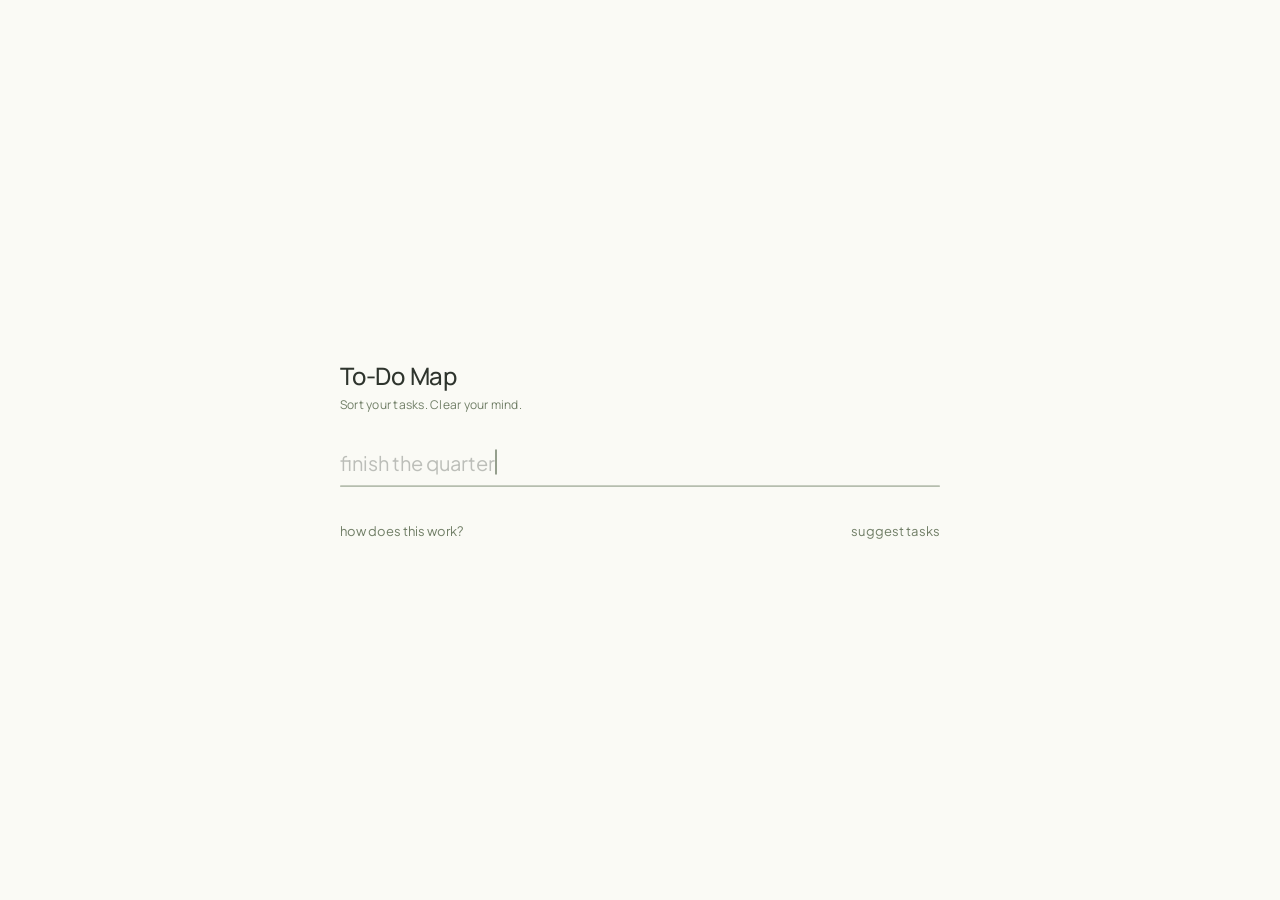
<file: todo/index.html>
<!DOCTYPE html>
<html lang="en">
<head>
<meta charset="UTF-8">
<meta name="viewport" content="width=device-width, initial-scale=1.0">
<title>To-Do Map</title>
<meta property="og:title" content="To-Do Map | Sort your tasks, clear your mind.">
<meta property="og:description" content="To-Do Map sorts tasks by urgency and importance. Tasks land in four quadrants, so you can see quick wins and heavy lifts at a glance.">
<meta property="og:image" content="https://dianehu.com/todo/preview.png">
<meta property="og:url" content="https://dianehu.com/todo">
<meta property="og:type" content="website">
<link rel="preconnect" href="https://fonts.googleapis.com">
<link rel="preconnect" href="https://fonts.gstatic.com" crossorigin>
<link href="https://fonts.googleapis.com/css2?family=Manrope:wght@400;500;600&family=Plus+Jakarta+Sans:wght@400;500&display=swap" rel="stylesheet">
<style>
/* ── Reset & Base ── */
*, *::before, *::after { box-sizing: border-box; margin: 0; padding: 0; }

.sr-only {
  position: absolute;
  width: 1px;
  height: 1px;
  overflow: hidden;
  clip: rect(0,0,0,0);
  white-space: nowrap;
}

:root {
  --canvas-bg: #fafaf5;
  --card-bg: #ffffff;
  --text: #2e342d;
  --text-dim: rgba(46, 52, 45, 0.58);
  --text-muted: rgba(46, 52, 45, 0.3);
  --text-ghost: rgba(46, 52, 45, 0.2);
  --sage: #526347;
  --sage-08: rgba(82, 99, 71, 0.08);
  --sage-15: rgba(82, 99, 71, 0.15);
  --sage-20: rgba(82, 99, 71, 0.20);
  --sage-25: rgba(82, 99, 71, 0.25);
  --sage-45: rgba(82, 99, 71, 0.55);
  --sage-50: rgba(82, 99, 71, 0.60);
  --sage-interactive: rgba(82, 99, 71, 0.82);
  --sage-label: rgba(82, 99, 71, 0.68);
  --card-shadow: 0 1px 4px rgba(46, 52, 45, 0.05);
  --card-shadow-lift: 0 8px 24px rgba(46, 52, 45, 0.16);
  --radius: 12px;
  --font-display: 'Manrope', sans-serif;
  --font-body: 'Plus Jakarta Sans', sans-serif;
}

html, body {
  height: 100%;
  background: var(--canvas-bg);
  color: var(--text);
  font-family: var(--font-body);
  -webkit-font-smoothing: antialiased;
  overflow: hidden; /* Lock — no native scrolling */
}

/* ── Vertical flow container ── */
.flow-container {
  height: 100vh;
  height: 100dvh;
  overflow: hidden;
  position: relative;
}

/* ── Phase navigation buttons ── */
.phase-nav-btn {
  position: fixed;
  bottom: 32px;
  left: 50%;
  transform: translateX(-50%);
  z-index: 100;
  background: none;
  border: none;
  font-family: var(--font-body);
  font-size: 13px;
  color: var(--sage-interactive);
  cursor: pointer;
  display: flex;
  flex-direction: column;
  align-items: center;
  gap: 4px;
  padding: 8px 16px;
  transition: color 150ms, transform 200ms ease, opacity 200ms;
}
.phase-nav-btn .nav-arrow {
  font-size: 16px;
  line-height: 1;
  transition: transform 200ms ease;
}
.phase-nav-btn:hover {
  color: var(--sage);
}
.phase-nav-btn:hover .nav-arrow {
  transform: translateY(2px);
}
.phase-nav-btn:focus-visible {
  outline: 2px solid var(--sage);
  outline-offset: 4px;
  border-radius: 4px;
}
.phase:not(.phase-active) .phase-nav-btn {
  display: none;
}
.sort-section .phase-nav-btn {
  position: static;
  transform: none;
  flex-shrink: 0;
  align-self: center;
  margin: 0 0 32px;
}

/* ── Phase states ── */
.phase {
  position: absolute;
  inset: 0;
  width: 100%;
  height: 100%;
  overflow-y: auto; /* Allow internal scrolling within a phase */
  transition: transform 400ms cubic-bezier(0.25, 0.1, 0.25, 1), opacity 250ms ease;
}

.phase-pending {
  transform: translateY(100%);
  opacity: 0;
  pointer-events: none;
  z-index: 0;
}

.phase-active {
  transform: translateY(0);
  opacity: 1;
  pointer-events: all;
  z-index: 10;
}

.phase-completed {
  transform: translateY(-100%);
  opacity: 0;
  pointer-events: none;
  z-index: 0;
}

@media (prefers-reduced-motion: reduce) {
  .phase {
    transition: opacity 100ms ease, transform 0ms;
  }
}

/* ━━━━━━━━━━━━━━━━━━━━━━
   PHASE 1: DUMP
━━━━━━━━━━━━━━━━━━━━━━ */
#phase-dump {
  display: flex;
  flex-direction: column;
  background: var(--canvas-bg);
}

.dump-inner {
  display: flex;
  flex-direction: column;
  width: min(600px, 100% - 48px);
  margin: 0 auto;
  height: 100%;
}

.dump-upper {
  flex: 1;
  display: flex;
  flex-direction: column;
  justify-content: flex-end;
  padding-bottom: 24px;
}

.dump-title {
  font-family: var(--font-display);
  font-size: 24px;
  font-weight: 500;
  color: var(--text);
  letter-spacing: -0.01em;
  margin-bottom: 4px;
}

.dump-tagline {
  font-family: var(--font-display);
  font-size: 12px;
  color: var(--sage-interactive);
  letter-spacing: 0.02em;
  margin-bottom: 0;
}

.dump-input-area {
  flex-shrink: 0;
}

.dump-lower {
  flex: 1;
  display: flex;
  flex-direction: column;
  overflow-y: auto;
  scrollbar-width: none;
}
.dump-lower::-webkit-scrollbar { display: none; }
.dump-lower::after {
  content: '';
  display: block;
  position: sticky;
  bottom: 0;
  height: 300px;
  margin-top: -300px;
  flex-shrink: 0;
  background: linear-gradient(to bottom, transparent, var(--canvas-bg) 85%);
  pointer-events: none;
  z-index: 1;
  opacity: 0;
  transition: opacity 300ms;
}
.dump-lower.has-overflow::after {
  opacity: 1;
}

.dump-input-wrap {
  position: relative;
}

#dump-input {
  width: 100%;
  background: transparent;
  border: none;
  border-bottom: 1px solid var(--sage-15);
  padding: 12px 0;
  font-family: var(--font-body);
  font-size: 20px;
  color: var(--text);
  outline: none;
  caret-color: var(--sage);
  transition: border-color 200ms;
  text-align: left;
}

/* When has tasks, always show the underline so input remains findable */
.dump-input-wrap.has-value #dump-input {
  border-bottom: 1px solid var(--sage-15);
}

#dump-input:focus {
  border-bottom-color: transparent;
}

#dump-input::placeholder {
  color: var(--text-muted);
  font-style: normal;
}

/* Phase 4.4: animated underline expanding from center */
.input-underline {
  position: absolute;
  bottom: 0;
  left: 0;
  width: 0;
  height: 2px;
  background: var(--sage);
  transition: width 500ms cubic-bezier(0.4, 0, 0.2, 1);
  opacity: 0.3;
  border-radius: 1px;
}
/* Underline shows during typewriter animation AND on focus */
.dump-input-wrap.typewriter-active .input-underline,
.dump-input-wrap:focus-within .input-underline {
  width: 100%;
}

/* "Dump Tasks" inline hint — right side of input */
.dump-input-hint {
  position: absolute;
  right: 0;
  top: 50%;
  transform: translateY(-50%);
  font-family: var(--font-display);
  font-size: 11px;
  color: var(--sage-label);
  opacity: 0;
  transition: opacity 200ms ease;
  pointer-events: none;
  letter-spacing: 0.04em;
}
/* Show hint ONLY when input has actual characters typed */
.dump-input-wrap.has-input-text .dump-input-hint {
  opacity: 0.5;
}

.existing-tasks-line {
  display: none;
  background: none;
  border: none;
  width: 100%;
  font-family: var(--font-body);
  font-size: 12px;
  color: var(--text-dim);
  cursor: pointer;
  padding: 12px 0 0;
  text-align: center;
  letter-spacing: 0.01em;
  transition: color 150ms;
}
.existing-tasks-line:hover { color: var(--sage); }
.existing-tasks-line:focus-visible {
  outline: 2px solid var(--sage);
  outline-offset: 4px;
  border-radius: 4px;
}

.dump-cards {
  display: flex;
  flex-direction: column;
  gap: 6px;
  margin-top: 16px;
  scrollbar-width: none;
}
.dump-cards::-webkit-scrollbar { display: none; }
.dump-lower.has-overflow .dump-cards::after {
  content: '';
  display: block;
  height: 150px;
  flex-shrink: 0;
}

.dump-card {
  background: var(--card-bg);
  border-radius: var(--radius);
  box-shadow: var(--card-shadow);
  padding: 10px 14px;
  font-size: 13px;
  color: var(--text);
  opacity: 0;
  transform: translateY(-8px);
  animation: cardSlideIn 100ms ease-out forwards;
  display: flex;
  align-items: center;
  position: relative;
}

.dump-card .dump-delete {
  position: absolute;
  right: 8px;
  top: 50%;
  transform: translateY(-50%);
  background: none;
  border: none;
  font-size: 14px;
  line-height: 1;
  color: var(--sage-25);
  cursor: pointer;
  padding: 4px 6px;
  border-radius: 4px;
  opacity: 0.4;
  transition: opacity 150ms ease, color 150ms ease;
  font-family: var(--font-body);
}
.dump-card:hover .dump-delete,
.dump-card:focus-within .dump-delete {
  opacity: 1;
}
.dump-card .dump-delete:hover {
  color: var(--sage);
}
.dump-card .dump-delete:focus-visible {
  outline: 2px solid var(--sage);
  outline-offset: 2px;
  border-radius: 4px;
  opacity: 1;
}

.dump-card.example-card {
  opacity: 0.5;
  border: 1px dashed var(--sage-15);
  box-shadow: none;
}
.dump-card.example-card .dump-delete { display: none; }

.dump-card .card-text-dump { flex: 1; }

@keyframes cardSlideIn {
  to { opacity: 1; transform: translateY(0); }
}

@media (prefers-reduced-motion: reduce) {
  .dump-card {
    animation: cardFadeIn 80ms ease forwards;
    transform: none;
  }
  @keyframes cardFadeIn {
    to { opacity: 1; }
  }
}

.dump-footer {
  display: flex;
  justify-content: space-between;
  gap: 16px;
  padding: 16px 0 8px;
  min-height: 48px;
  align-items: center;
  transition: opacity 200ms;
}
.has-tasks .dump-footer,
.has-tasks .map-guide-content {
  display: none;
}

/* Phase 4.3: "suggest tasks" button */
#btn-suggest-tasks {
  background: none;
  border: none;
  font-family: var(--font-body);
  font-size: 13px;
  color: var(--sage-interactive);
  cursor: pointer;
  padding: 4px 0;
  letter-spacing: 0.01em;
  transition: color 150ms;
}
#btn-suggest-tasks:hover { color: var(--sage); }
#btn-suggest-tasks:focus-visible {
  outline: 2px solid var(--sage);
  outline-offset: 4px;
  border-radius: 4px;
}

/* #btn-ready-sort — fixed at viewport bottom on dump page */
#btn-ready-sort {
  opacity: 0;
  pointer-events: none;
}
#btn-ready-sort.visible {
  opacity: 1;
  pointer-events: all;
}

/* ━━━━━━━━━━━━━━━━━━━━━━
   PHASE 2a: SORT URGENCY
━━━━━━━━━━━━━━━━━━━━━━ */
.sort-section {
  display: flex;
  flex-direction: column;
  align-items: center;
  background: var(--canvas-bg);
}

.sort-inner {
  width: 100%;
  display: flex;
  flex-direction: column;
  align-items: center;
  flex: 1 0 auto;
  overflow: visible;
  padding: 100px 0 100px;
  justify-content: center;
  justify-content: safe center;
}

.sort-progress {
  font-family: var(--font-display);
  font-size: 12px;
  color: var(--sage-interactive);
  margin-bottom: 24px;
  letter-spacing: 0.02em;
}

.sort-header {
  font-family: var(--font-display);
  font-size: 18px;
  font-weight: 500;
  color: var(--text);
  line-height: 1.45;
  margin-bottom: 28px;
  white-space: pre-line;
}

/* Sort pass background tints */
/* Phase tints — gradient edges blend seamlessly between pages */
#phase-dump {
  background: linear-gradient(
    to bottom,
    var(--canvas-bg) 0%,
    var(--canvas-bg) 70%,
    var(--canvas-bg) 100%
  );
}

.sort-pass-urgency {
  background: linear-gradient(
    to bottom,
    var(--canvas-bg) 0%,
    rgba(200, 140, 60, 0.035) 30%,
    rgba(200, 140, 60, 0.035) 70%,
    var(--canvas-bg) 100%
  );
}

.sort-pass-importance {
  background: linear-gradient(
    to bottom,
    var(--canvas-bg) 0%,
    rgba(190, 170, 50, 0.03) 30%,
    rgba(190, 170, 50, 0.03) 70%,
    var(--canvas-bg) 100%
  );
}

#phase-scatter {
  background: linear-gradient(
    to bottom,
    var(--canvas-bg) 0%,
    rgba(82, 99, 71, 0.02) 30%,
    rgba(82, 99, 71, 0.02) 70%,
    var(--canvas-bg) 100%
  );
}

/* Phase 1.1: NO left border accents — removed */

.sort-list {
  display: flex;
  flex-direction: column;
  gap: 6px;
  flex: none;
  position: relative;
}

.sort-card {
  background: var(--card-bg);
  border-radius: var(--radius);
  box-shadow: var(--card-shadow);
  padding: 10px 14px;
  font-size: 13px;
  color: var(--text);
  display: flex;
  align-items: center;
  gap: 10px;
  cursor: grab;
  flex-shrink: 0;
  min-height: 40px;
  user-select: none;
  touch-action: manipulation;
  transition: box-shadow 150ms ease, transform 200ms cubic-bezier(0.4, 0, 0.2, 1);
  position: relative;
}

.sort-card:active { cursor: grabbing; }

.sort-card.dragging {
  box-shadow: var(--card-shadow-lift);
  opacity: 0.96;
  z-index: 100;
  cursor: grabbing;
  transition: box-shadow 150ms ease;
}

@media (prefers-reduced-motion: reduce) {
  .sort-card { transition: none; }
}

/* Long-press charging feedback (touch drag without handle) */
@keyframes lp-charge {
  from { transform: scale(1); }
  to   { transform: scale(1.02); box-shadow: 0 2px 8px rgba(46, 52, 45, 0.10); }
}
.sort-card.long-press-charging,
.canvas-card.long-press-charging {
  animation: lp-charge 400ms ease-out forwards;
}
@media (prefers-reduced-motion: reduce) {
  .sort-card.long-press-charging,
  .canvas-card.long-press-charging { animation: none; }
}

.sort-card .rank {
  font-family: var(--font-display);
  font-size: 11px;
  font-weight: 600;
  color: var(--sage-interactive);
  min-width: 18px;
  text-align: right;
}

.sort-card .handle {
  color: var(--sage-25);
  font-size: 14px;
  line-height: 1;
  cursor: grab;
  padding: 8px;
  margin: -8px;
  touch-action: none;
}

.sort-card .card-text {
  flex: 1;
  font-size: 16px;
  transform: scale(0.8125);
  transform-origin: left center;
}

/* ── Swipe-to-delete wrapper ── */
.sort-card-wrap {
  position: relative;
  overflow: visible;
  border-radius: var(--radius);
  flex-shrink: 0;
}



/* ━━━━━━━━━━━━━━━━━━━━━━
   PHASE 3: SCATTER
━━━━━━━━━━━━━━━━━━━━━━ */
#phase-scatter {
  background: var(--canvas-bg);
  display: flex;
  flex-direction: column;
  overflow: hidden; /* scatter should not internally scroll */
}

.scatter-canvas {
  position: relative;
  flex: 1;
  height: 100%;
  overflow: hidden;
}

/* Dot grid — fades at edges via mask, doesn't affect cards/labels */
.scatter-canvas::before {
  content: '';
  position: absolute;
  inset: 0;
  background-image: radial-gradient(circle, rgba(82, 99, 71, 0.15) 1px, transparent 1px);
  background-size: 20px 20px;
  -webkit-mask-image: radial-gradient(ellipse 70% 70% at center, black 40%, transparent 80%);
  mask-image: radial-gradient(ellipse 70% 70% at center, black 40%, transparent 80%);
  pointer-events: none;
  z-index: 0;
}

/* SVG quadrant lines — also fade at edges */
.quadrant-svg {
  position: absolute;
  inset: 0;
  width: 100%;
  height: 100%;
  pointer-events: none;
  -webkit-mask-image: radial-gradient(ellipse 70% 70% at center, black 40%, transparent 80%);
  mask-image: radial-gradient(ellipse 70% 70% at center, black 40%, transparent 80%);
}

.q-line {
  stroke: var(--sage-20);
  stroke-width: 1;
  fill: none;
  stroke-dasharray: 1000;
  stroke-dashoffset: 1000;
}

.q-line.drawn {
  transition: stroke-dashoffset 300ms cubic-bezier(0.4, 0, 0.2, 1);
  stroke-dashoffset: 0;
}

@media (prefers-reduced-motion: reduce) {
  .q-line.drawn {
    transition: none;
    stroke-dashoffset: 0;
  }
}

/* Quadrant corner labels */
.corner-label {
  position: absolute;
  font-family: var(--font-display);
  color: var(--sage-label);
  letter-spacing: 0.04em;
  font-weight: 600;
  white-space: nowrap;
  background: none;
  border: none;
  cursor: pointer;
  padding: 2px 4px;
  font-size: 14px;
  z-index: 5;
}
.corner-label:hover {
  color: var(--sage);
}
.corner-label.now {
  color: var(--sage-interactive);
  top: 32px;
  right: 32px;
}
.corner-label.soon {
  top: 32px;
  left: 32px;
}
.corner-label.quick {
  bottom: 56px;
  right: 32px;
}
.corner-label.later {
  bottom: 56px;
  left: 32px;
}

/* Quadrant hints — below their label */
.corner-hint {
  position: absolute;
  font-family: var(--font-body);
  font-size: 11px;
  color: var(--sage-45);
  pointer-events: none;
  letter-spacing: 0.01em;
  white-space: nowrap;
  z-index: 5;
}
.corner-hint.now { top: 52px; right: 36px; }
.corner-hint.soon { top: 52px; left: 36px; }
.corner-hint.quick { bottom: 40px; right: 36px; }
.corner-hint.later { bottom: 40px; left: 36px; }

/* Interaction hints — top-left, below "Soon" hint */
.interaction-hints {
  position: absolute;
  top: 100px;
  left: 32px;
  z-index: 0;
  pointer-events: auto;
}
.tips-toggle {
  background: none;
  border: none;
  padding: 0;
  font-family: var(--font-body);
  font-size: 11px;
  color: var(--sage-45);
  cursor: pointer;
  line-height: 1.5;
}
.tips-content {
  display: flex;
  flex-direction: column;
  gap: 2px;
  max-height: 80px;
  opacity: 1;
  overflow: hidden;
  transition: max-height 400ms ease, opacity 300ms ease;
}
.interaction-hint {
  font-family: var(--font-body);
  font-size: 11px;
  color: var(--sage-45);
  white-space: nowrap;
  line-height: 1.5;
}
.interaction-hints.collapsed .tips-content { max-height: 0; opacity: 0; }
.interaction-hints.collapsed:hover .tips-content,
.interaction-hints.collapsed:focus-within .tips-content { max-height: 80px; opacity: 1; }

/* Axis labels — away from corners */
.axis-label {
  position: absolute;
  font-family: var(--font-display);
  font-size: 11px;
  letter-spacing: 0.08em;
  text-transform: uppercase;
  color: var(--sage-label);
  pointer-events: none;
  z-index: 5;
}
.axis-urgent {
  top: calc(50% + 12px);
  right: 32px;
}
.axis-important {
  top: 10px;
  left: 50%;
  transform: translateX(-50%);
}

/* Quadrant regions for accessibility */
.quadrant-region {
  position: absolute;
  pointer-events: none;
}

/* Corner popovers */
.corner-popover {
  position: absolute;
  background: #edeee7;
  border-radius: 8px;
  padding: 10px 14px;
  font-family: var(--font-body);
  font-size: 12px;
  color: var(--text);
  line-height: 1.5;
  max-width: 240px;
  opacity: 0;
  pointer-events: none;
  transition: opacity 200ms ease;
  z-index: 50;
}
.corner-popover.open {
  opacity: 1;
  pointer-events: all;
}
.now-popover { top: 68px; right: 32px; }
.soon-popover { top: 68px; left: 32px; }
.quick-popover { bottom: 72px; right: 32px; }
.later-popover { bottom: 72px; left: 32px; }

/* Canvas cards */
.canvas-card {
  position: absolute;
  background: var(--card-bg);
  border-radius: var(--radius);
  box-shadow: var(--card-shadow);
  padding: 10px 14px;
  font-family: var(--font-body);
  font-size: 13px;
  color: var(--text);
  cursor: pointer;
  user-select: none;
  -webkit-user-select: none;
  -webkit-touch-callout: none;
  touch-action: manipulation;
  white-space: normal;
  word-break: break-word;
  max-width: 200px;
  min-height: 44px;
  display: flex;
  align-items: center;
  transition: box-shadow 180ms ease, background 150ms ease;
  z-index: 1;
}

@media (hover: hover) {
  .canvas-card:hover {
    background: #fafaf5;
    box-shadow: 0 2px 8px rgba(46, 52, 45, 0.10);
  }
}

.canvas-card .canvas-handle {
  color: var(--sage-25);
  font-size: 14px;
  line-height: 1;
  cursor: grab;
  padding: 8px 2px 8px 6px;
  margin: -8px -10px -8px 0;
  touch-action: none;
  opacity: 0;
  transition: opacity 150ms ease;
  flex-shrink: 0;
}
.canvas-card:hover .canvas-handle { opacity: 1; }
.canvas-card .canvas-handle:active { cursor: grabbing; }
@media (pointer: coarse) {
  .canvas-card .canvas-handle {
    opacity: 1;
    padding: 15px 6px 15px 12px;
    margin: -15px -10px -15px 0;
  }
}

.canvas-card:focus-visible {
  outline: 2px solid var(--sage);
  outline-offset: 3px;
}

.canvas-card.grabbing {
  box-shadow: var(--card-shadow-lift);
  z-index: 100;
  cursor: grabbing;
}

/* Strikethrough overlay — sharpie-drawn SVG */
.card-strike {
  position: absolute;
  top: 0;
  left: 10px;
  right: 10px;
  bottom: 0;
  pointer-events: none;
  overflow: visible;
}
.card-strike svg {
  position: absolute;
  top: 0;
  left: 0;
  width: 100%;
  height: 100%;
  overflow: visible;
}
.card-strike .strike-path {
  stroke: #2e342d;
  stroke-width: 1.5;
  stroke-linecap: round;
  fill: none;
  transition: stroke-dashoffset 300ms cubic-bezier(0.4, 0, 0.2, 1);
}

.canvas-card.done .card-text {
  opacity: 0.35;
  transition: opacity 300ms ease;
}

.canvas-card.done .card-strike .strike-path {
  opacity: 0.35;
  transition: opacity 300ms ease;
}

.canvas-card:not(.done) .card-text {
  opacity: 1;
  transition: opacity 300ms ease;
}
.card-text[contenteditable="true"] {
  font-size: 16px;
  transform: scale(0.8125);
  transform-origin: left top;
}

@media (prefers-reduced-motion: reduce) {
  .card-strike .strike-path {
    transition: none;
  }
  .canvas-card.done .card-text {
    opacity: 0.35;
    transition: opacity 150ms ease;
  }
  .canvas-card.grabbing {
    transition: box-shadow 90ms ease;
  }
}

/* ── Phase 4.1: Timeline Scrubber — compact, bottom-right ── */
.timeline-scrubber {
  position: absolute;
  bottom: 12px;
  right: 16px;
  width: 140px;
  height: 20px;
  display: flex;
  align-items: center;
  gap: 6px;
  flex-shrink: 0;
  opacity: 0.4;
  transition: opacity 200ms;
  z-index: 40;
}
.timeline-scrubber:hover { opacity: 0.7; }

.scrubber-label {
  font-family: var(--font-display);
  font-size: 7px;
  color: var(--sage-45);
  white-space: nowrap;
  letter-spacing: 0.04em;
}

.scrubber-track-wrap {
  flex: 1;
  position: relative;
  height: 16px;
  display: flex;
  align-items: center;
}

.scrubber-track {
  width: 100%;
  height: 2px;
  border-radius: 1px;
  background: var(--sage-08);
  position: relative;
}

.scrubber-fill {
  position: absolute;
  left: 0;
  top: 0;
  height: 100%;
  width: 65%;
  background: var(--sage-15);
  border-radius: 1px;
}

.scrubber-handle {
  position: absolute;
  left: 65%;
  top: 50%;
  transform: translate(-50%, -50%);
  width: 8px;
  height: 8px;
  border-radius: 50%;
  background: white;
  box-shadow: 0 1px 3px rgba(46, 52, 45, 0.12), 0 0 0 1px var(--sage-15);
  cursor: pointer;
}
.scrubber-handle::before {
  content: '';
  position: absolute;
  inset: -17px;
  border-radius: 50%;
}

.scrubber-handle:focus-visible {
  outline: 2px solid var(--sage);
  outline-offset: 3px;
}

/* ── Empty state ── */
.empty-state {
  position: absolute;
  inset: 0;
  display: flex;
  align-items: center;
  justify-content: center;
  flex-direction: column;
  gap: 16px;
  pointer-events: none;
  opacity: 0;
  transition: opacity 200ms;
}
.empty-state.visible { opacity: 1; }
.empty-state p {
  font-family: var(--font-display);
  font-size: 14px;
  color: var(--text-muted);
  text-align: center;
  line-height: 1.6;
  white-space: pre-line;
}

/* ── Canvas utility buttons — bottom left ── */
.canvas-util-wrap {
  position: absolute;
  bottom: 12px;
  right: 16px;
  z-index: 50;
  display: flex;
  align-items: center;
  gap: 6px;
  opacity: 0;
  pointer-events: none;
  transition: opacity 200ms;
}
.canvas-util-wrap.visible {
  opacity: 1;
  pointer-events: all;
}

.canvas-util-btn {
  background: none;
  border: none;
  font-family: var(--font-body);
  font-size: 11px;
  color: var(--sage-interactive);
  cursor: pointer;
  padding: 4px 0;
  letter-spacing: 0.02em;
  transition: color 150ms;
}
.canvas-util-btn:hover { color: var(--sage); }
.canvas-util-btn:focus-visible {
  outline: 2px solid var(--sage);
  outline-offset: 4px;
  border-radius: 4px;
}
.canvas-util-sep {
  color: var(--text-ghost);
  font-size: 11px;
  margin: 0 2px;
  user-select: none;
}

/* ── Aria live region ── */
#aria-live {
  position: absolute;
  width: 1px;
  height: 1px;
  overflow: hidden;
  clip: rect(0,0,0,0);
  white-space: nowrap;
}

/* ── Phase 4.2: canvas toolbar �� bottom center ── */
.canvas-toolbar {
  position: absolute;
  bottom: 20px;
  left: 50%;
  transform: translateX(-50%);
  z-index: 200;
  display: flex;
  align-items: center;
  gap: 16px;
  opacity: 0;
  pointer-events: none;
  transition: opacity 200ms;
}
.canvas-toolbar.visible {
  opacity: 1;
  pointer-events: all;
}
.toolbar-btn {
  width: 44px;
  height: 44px;
  border-radius: 50%;
  border: none;
  background: var(--card-bg);
  box-shadow: 0 2px 8px rgba(46,52,45,0.12);
  color: var(--sage-45);
  cursor: pointer;
  display: grid;
  place-items: center;
  padding: 0;
  letter-spacing: 0;
  line-height: 1;
  text-align: center;
  font-family: var(--font-body);
  font-size: 18px;
  transition: box-shadow 150ms, color 150ms;
}
@media (hover: hover) {
  .toolbar-btn:hover {
    color: var(--sage);
    box-shadow: 0 4px 12px rgba(46,52,45,0.18);
  }
}
.toolbar-btn:focus-visible {
  outline: 2px solid var(--sage);
  outline-offset: 3px;
}
.toolbar-btn-add {
  line-height: 0;
}
.toolbar-item {
  display: flex;
  flex-direction: column;
  align-items: center;
  gap: 4px;
}
.toolbar-label {
  font-size: 11px;
  color: var(--sage-45);
  line-height: 1;
  letter-spacing: 0.01em;
}

.canvas-add-input-wrap {
  position: absolute;
  bottom: 68px;
  left: 50%;
  transform: translateX(-50%);
  z-index: 210;
  background: var(--card-bg);
  border-radius: var(--radius);
  box-shadow: var(--card-shadow-lift);
  padding: 8px 12px;
  display: none;
  width: 200px;
}
.canvas-add-input-wrap.visible { display: flex; }
.canvas-add-input {
  width: 100%;
  border: none;
  border-bottom: 1px solid var(--sage-15);
  background: transparent;
  font-family: var(--font-body);
  font-size: 16px;
  color: var(--text);
  padding: 4px 0;
  outline: none;
  caret-color: var(--sage);
}
.canvas-add-input::placeholder {
  color: var(--text-muted);
}
.canvas-add-input:focus-visible {
  outline: none;
}

/* ── Typewriter animation for hero input ── */
.typewriter {
  position: absolute;
  top: 50%;
  left: 0;
  transform: translateY(-50%);
  font-family: var(--font-body);
  font-size: 20px;
  color: var(--text-muted);
  pointer-events: all;
  cursor: text;
  white-space: nowrap;
  overflow: hidden;
  border-right: 2px solid var(--sage-50);
  animation: cursorBlink 1s step-start infinite;
  transition: color 200ms ease;
}

/* Hover on the entire input-wrap area, not just the text */
.dump-input-wrap:hover .typewriter {
  color: var(--text-dim);
}

.dump-input-wrap:focus-within .typewriter,
.dump-input-wrap.has-value .typewriter {
  display: none;
}

@keyframes cursorBlink {
  0%, 100% { border-right-color: var(--sage-50); }
  50% { border-right-color: transparent; }
}

/* ── Focus ring ── */
button:focus-visible {
  outline: 2px solid var(--sage);
  outline-offset: 3px;
  border-radius: 4px;
}

/* (dump-intro removed — replaced by dump-title + dump-tagline) */

/* Sort tips */
.sort-tip {
  text-align: center;
  padding: 12px 0 4px;
  min-height: 32px;
  overflow: hidden;
  position: relative;
}
.sort-tip-text {
  font-family: var(--font-body);
  font-size: 11px;
  color: var(--sage-45);
  line-height: 1.5;
  display: block;
  animation: tipSlideUp 600ms ease forwards;
}

@keyframes tipSlideUp {
  0% {
    opacity: 0;
    transform: translateY(12px);
  }
  20% {
    opacity: 1;
    transform: translateY(0);
  }
  80% {
    opacity: 1;
    transform: translateY(0);
  }
  100% {
    opacity: 1;
    transform: translateY(0);
  }
}

@keyframes tipSlideOut {
  0% {
    opacity: 1;
    transform: translateY(0);
  }
  100% {
    opacity: 0;
    transform: translateY(-10px);
  }
}

@media (prefers-reduced-motion: reduce) {
  .sort-tip-text {
    animation: none;
    opacity: 1;
  }
}

/* Map guide */
.map-guide-toggle {
  background: none;
  border: none;
  font-family: var(--font-body);
  font-size: 13px;
  text-transform: none;
  letter-spacing: 0;
  color: var(--sage-interactive);
  cursor: pointer;
  padding: 4px 0;
  transition: color 150ms;
}
.map-guide-toggle:hover { color: var(--sage); }
.map-guide-content {
  background: none;
  border-radius: 0;
  padding: 0;
  max-width: 320px;
  max-height: 0;
  overflow: hidden;
  opacity: 0;
  transition: max-height 300ms ease, opacity 200ms ease, padding 300ms ease;
  pointer-events: none;
  margin-top: 4px;
}
.map-guide-content.open {
  max-height: 300px;
  opacity: 1;
  padding: 16px 0;
  pointer-events: all;
}
.map-guide-content p {
  font-family: var(--font-body);
  font-size: 13px;
  color: var(--sage-interactive);
  line-height: 1.6;
  margin-bottom: 10px;
}
.map-guide-content p:last-of-type { margin-bottom: 12px; }
.map-guide-close {
  background: none;
  border: none;
  font-family: var(--font-body);
  font-size: 11px;
  color: var(--sage-interactive);
  cursor: pointer;
  padding: 2px 0;
  transition: color 150ms;
}
.map-guide-close:hover { color: var(--sage); }

/* ── Fix 7: Sort phase vertical centering ── */
.sort-inner > .sort-progress,
.sort-inner > .sort-header,
.sort-inner > .sort-list,
.sort-inner > .sort-tip {
  width: min(520px, 100% - 48px);
}

/* (reduced-motion for scroll behavior removed — viewport is locked) */

/* ── Mobile: touch devices ── */
@media (pointer: coarse) {
  .dump-card .dump-delete {
    opacity: 0.5;
  }
  .dump-card .dump-delete:active {
    opacity: 1;
    color: var(--sage);
  }
  .phase-nav-btn:active { color: var(--sage); }
  .phase-nav-btn:active .nav-arrow { transform: translateY(2px); }
  .corner-label:active { color: var(--sage); }
  #btn-suggest-tasks:active { color: var(--sage); }
  .toolbar-btn:active { color: var(--sage); box-shadow: 0 4px 12px rgba(46,52,45,0.18); }
  .map-guide-toggle:active { color: var(--sage); }
  .map-guide-close:active { color: var(--sage); }
  .corner-label { padding: 12px 16px; }
  .corner-label.now { top: 20px; right: 20px; }
  .corner-label.soon { top: 20px; left: 20px; }
  .corner-label.quick { bottom: 44px; right: 20px; }
  .corner-label.later { bottom: 44px; left: 20px; }
  .interaction-hints { top: 58px; left: 20px; }
  .dump-card .dump-delete { min-width: 44px; min-height: 44px; display: flex; align-items: center; justify-content: center; }
  .sort-card .handle { padding: 15px; margin: -15px; }
  .phase-nav-btn { padding: 14px 24px; }
  .keyboard-open .phase-nav-btn {
    opacity: 0;
    pointer-events: none;
    transition: opacity 150ms ease;
  }
  .keyboard-open .canvas-toolbar {
    opacity: 0 !important;
    pointer-events: none !important;
  }
  .keyboard-open .canvas-add-input-wrap {
    bottom: auto;
    top: 40%;
  }
}

/* ── Mobile: narrow screens ── */
@media (max-width: 480px) {
  .dump-inner { width: min(600px, 100% - 32px); }
  .sort-inner > .sort-progress,
  .sort-inner > .sort-header,
  .sort-inner > .sort-list,
  .sort-inner > .sort-tip { width: min(520px, 100% - 32px); }
  .sort-header { font-size: 16px !important; }
  .canvas-card { max-width: 160px; }
  .corner-label { font-size: 12px; padding: 12px 14px; min-width: 44px; min-height: 44px; display: flex; align-items: center; justify-content: center; }
  .corner-label.now, .corner-label.soon { top: 8px; }
  .corner-label.quick, .corner-label.later { bottom: 28px; }
  .corner-label.now, .corner-label.quick { right: 8px; }
  .corner-label.soon, .corner-label.later { left: 8px; }
  .corner-hint { display: none; }
  .interaction-hints { top: 56px; left: 22px; }
  .interaction-hint { font-size: 12px; }
  .tips-toggle { font-size: 12px; }
  .axis-label { font-size: 9px; }
  .axis-urgent { right: 8px; top: calc(50% + 6px); }
  .axis-important { top: 6px; }
  .dump-cards { gap: 4px; }
  .sort-list { gap: 4px; }
  .toolbar-label { display: none; }
}
</style>
</head>
<body>

<h1 class="sr-only">Your to-do map</h1>
<div id="aria-live" aria-live="polite" aria-atomic="true"></div>

<div class="flow-container">

  <!-- ═══════════════════════════════════════
       PHASE 1: DUMP
  ═══════════════════════════════════════ -->
  <section id="phase-dump" class="phase phase-active" aria-label="Brain dump — add everything on your mind">
    <div class="dump-inner" id="dump-inner">
      <div class="dump-upper">
        <h2 class="dump-title">To-Do Map</h2>
        <p class="dump-tagline">Sort your tasks. Clear your mind.</p>
      </div>

      <div class="dump-input-area">
        <div class="dump-input-wrap">
          <input
            type="text"
            id="dump-input"
            placeholder=""
            aria-label="Add a task"
            autocomplete="off"
            autocorrect="off"
          >
          <span class="typewriter" id="typewriter" aria-hidden="true"></span>
          <span class="dump-input-hint">Dump Tasks &#8629;</span>
          <div class="input-underline"></div>
        </div>
        <button class="existing-tasks-line" id="existing-tasks-line" aria-label="Show my tasks">show my tasks</button>
      </div>

      <div class="dump-lower">
        <div class="dump-cards" id="dump-cards" role="list" aria-label="Tasks added"></div>
        <div class="dump-footer">
          <button class="map-guide-toggle" id="map-guide-toggle">how does this work?</button>
          <button id="btn-suggest-tasks" aria-label="Suggest example tasks">suggest tasks</button>
        </div>
        <div class="map-guide-content" id="map-guide-content">
          <p>Once everything is out of your head, it's easier to see what's going on.</p>
          <p>Two quick sorts, one for urgency and one for what matters, spread your tasks across a grid.</p>
          <p>It's clearer to see what needs attention now, what can wait, and what you can let go of.</p>
          <!-- close button removed — user clicks toggle again to collapse -->
        </div>
      </div>
    </div>
    <button class="phase-nav-btn" id="btn-ready-sort" aria-label="Ready to sort your tasks">
      <span class="nav-label">ready to sort</span>
      <span class="nav-arrow" aria-hidden="true">&#8595;</span>
    </button>
  </section>

  <!-- ═══════════════════════════════════════
       PHASE 2a: SORT URGENCY
  ═══════════════════════════════════════ -->
  <section id="phase-sort-urgency" class="phase phase-pending sort-section sort-pass-urgency" aria-label="Sort tasks by urgency" aria-hidden="true">
    <div class="sort-inner" id="urgency-inner">
      <div class="sort-progress" aria-live="polite">step 1 of 2 · urgency</div>
      <h2 class="sort-header">Drag to rank by urgency.
Most time-sensitive at the top.</h2>
      <div
        id="sort-list-urgency"
        class="sort-list"
        role="list"
        aria-label="Tasks to sort by urgency. Drag to reorder."
      ></div>
      <div class="sort-tip" id="sort-tip-urgency" aria-live="polite">
        <span class="sort-tip-text"></span>
      </div>
    </div>
    <button class="phase-nav-btn" id="btn-urgency-done" aria-label="Done sorting urgency">
      <span class="nav-label">done sorting</span>
      <span class="nav-arrow" aria-hidden="true">&#8595;</span>
    </button>
  </section>

  <!-- ═══════════════════════════════════════
       PHASE 2b: SORT IMPORTANCE
  ═══════════════════════════════════════ -->
  <section id="phase-sort-importance" class="phase phase-pending sort-section sort-pass-importance" aria-label="Sort tasks by importance" aria-hidden="true">
    <div class="sort-inner" id="importance-inner">
      <div class="sort-progress" aria-live="polite">step 2 of 2 · importance</div>
      <h2 class="sort-header">Drag to rank by importance.
What matters most to you goes at the top.</h2>
      <div
        id="sort-list-importance"
        class="sort-list"
        role="list"
        aria-label="Tasks to sort by importance. Drag to reorder."
      ></div>
      <div class="sort-tip" id="sort-tip-importance" aria-live="polite">
        <span class="sort-tip-text"></span>
      </div>
    </div>
    <button class="phase-nav-btn" id="btn-importance-done" aria-label="Done sorting importance">
      <span class="nav-label">done sorting</span>
      <span class="nav-arrow" aria-hidden="true">&#8595;</span>
    </button>
  </section>

  <!-- ═══════════════════════════════════════
       PHASE 3: SCATTER
  ═══════════════════════════════════════ -->
  <section id="phase-scatter" class="phase phase-pending" aria-label="Your tasks on the map" aria-hidden="true">
    <h2 class="sr-only">Your grid</h2>
    <div class="scatter-canvas" id="scatter-canvas">
      <svg class="quadrant-svg" id="quadrant-svg" aria-hidden="true">
        <line id="vline-up" class="q-line" x1="50%" y1="50%" x2="50%" y2="0%"/>
        <line id="vline-down" class="q-line" x1="50%" y1="50%" x2="50%" y2="100%"/>
        <line id="hline-left" class="q-line" x1="50%" y1="50%" x2="0%" y2="50%"/>
        <line id="hline-right" class="q-line" x1="50%" y1="50%" x2="100%" y2="50%"/>
      </svg>

      <div class="quadrant-region" id="q-now" style="top:0;right:0;width:50%;height:50%;" role="region" aria-label="Now — urgent and important"></div>
      <div class="quadrant-region" id="q-soon" style="top:0;left:0;width:50%;height:50%;" role="region" aria-label="Soon — important, not urgent"></div>
      <div class="quadrant-region" id="q-quick" style="bottom:0;right:0;width:50%;height:50%;" role="region" aria-label="Quick — urgent, not important"></div>
      <div class="quadrant-region" id="q-later" style="bottom:0;left:0;width:50%;height:50%;" role="region" aria-label="Later — not urgent, not important"></div>

      <button class="corner-label now" aria-label="Now — urgent and important">Now</button>
      <div class="corner-popover now-popover" aria-hidden="true">These need your attention today. Crises, hard deadlines, urgent problems. Do them first, then move on.</div>
      <button class="corner-label soon" aria-label="Soon — important, not urgent">Soon</button>
      <div class="corner-popover soon-popover" aria-hidden="true">Important but not pressing. Schedule time for these. They pay off most in the long run.</div>
      <button class="corner-label quick" aria-label="Quick — urgent, not important">Quick</button>
      <div class="corner-popover quick-popover" aria-hidden="true">Feels urgent but won't matter much later. Knock these out quickly, hand them off, or group similar ones together.</div>
      <button class="corner-label later" aria-label="Later — not urgent, not important">Later</button>
      <div class="corner-popover later-popover" aria-hidden="true">Neither urgent nor important. Reconsider whether these belong on your list at all, or let them go.</div>

      <span class="corner-hint now" aria-hidden="true">crises &amp; deadlines</span>
      <span class="corner-hint soon" aria-hidden="true">plan &amp; schedule</span>
      <span class="corner-hint quick" aria-hidden="true">do fast, don't overthink</span>
      <span class="corner-hint later" aria-hidden="true">reconsider or let go</span>

      <div class="interaction-hints" id="interaction-hints" aria-hidden="true">
        <button class="tips-toggle" id="tips-toggle">tips</button>
        <div class="tips-content">
          <span class="interaction-hint">tap to complete</span>
          <span class="interaction-hint">double-tap to edit</span>
          <span class="interaction-hint">drag ⠇ to reorder</span>
        </div>
      </div>

      <span class="axis-label axis-urgent" aria-hidden="true">urgent &#8594;</span>
      <span class="axis-label axis-important" aria-hidden="true">important &#8593;</span>

      <div class="empty-state" id="empty-state">
        <p>Nothing here yet.
Start by adding what's on your mind.</p>
      </div>

      <!-- Canvas toolbar — bottom center -->
      <div class="canvas-toolbar" id="canvas-toolbar">
        <div class="canvas-add-input-wrap" id="canvas-add-input-wrap">
          <input type="text" class="canvas-add-input" id="canvas-add-input" placeholder="add a task" aria-label="Add a new task to the map" autocomplete="off">
        </div>
        <div class="toolbar-item">
          <button class="toolbar-btn toolbar-btn-add" id="btn-back-to-top" aria-label="Back to the top" title="Back to the top"><svg width="20" height="20" viewBox="0 0 20 20" fill="none" aria-hidden="true"><line x1="5" y1="3" x2="15" y2="3" stroke="currentColor" stroke-width="1.5" stroke-linecap="round"/><line x1="10" y1="16" x2="10" y2="7" stroke="currentColor" stroke-width="1.5" stroke-linecap="round"/><polyline points="5,12 10,7 15,12" stroke="currentColor" stroke-width="1.5" stroke-linecap="round" stroke-linejoin="round" fill="none"/></svg></button>
          <span class="toolbar-label">back to top</span>
        </div>
        <div class="toolbar-item">
          <button class="toolbar-btn toolbar-btn-add" id="canvas-add-btn" aria-label="Add new tasks" title="Add new tasks"><svg width="20" height="20" viewBox="0 0 20 20" fill="none" aria-hidden="true"><line x1="10" y1="3" x2="10" y2="17" stroke="currentColor" stroke-width="1.5" stroke-linecap="round"/><line x1="3" y1="10" x2="17" y2="10" stroke="currentColor" stroke-width="1.5" stroke-linecap="round"/></svg></button>
          <span class="toolbar-label">add</span>
        </div>
        <div class="toolbar-item">
          <button class="toolbar-btn toolbar-btn-add" id="btn-cleanup" aria-label="Clean up completed tasks" title="Clean up completed tasks"><svg width="20" height="20" viewBox="0 0 20 20" fill="none" aria-hidden="true"><line x1="10" y1="2" x2="10" y2="12" stroke="currentColor" stroke-width="1.5" stroke-linecap="round"/><line x1="6" y1="12" x2="14" y2="12" stroke="currentColor" stroke-width="1.5" stroke-linecap="round"/><line x1="7" y1="12" x2="6" y2="18" stroke="currentColor" stroke-width="1.5" stroke-linecap="round"/><line x1="10" y1="12" x2="10" y2="18" stroke="currentColor" stroke-width="1.5" stroke-linecap="round"/><line x1="13" y1="12" x2="14" y2="18" stroke="currentColor" stroke-width="1.5" stroke-linecap="round"/></svg></button>
          <span class="toolbar-label">clean up</span>
        </div>
      </div>

      <!-- Utility buttons — bottom left -->
      <div class="canvas-util-wrap" id="canvas-util-wrap">
        <button class="canvas-util-btn" id="btn-export" aria-label="Export your map as a file">export</button>
        <span class="canvas-util-sep" aria-hidden="true">·</span>
        <button class="canvas-util-btn" id="btn-import" aria-label="Import a previously exported map file">import</button>
        <input type="file" id="import-file-input" accept=".json" style="display:none" aria-hidden="true">
      </div>
    </div>
  </section>

</div><!-- .flow-container -->

<script src="app.js"></script>
</body>
</html>
</file>
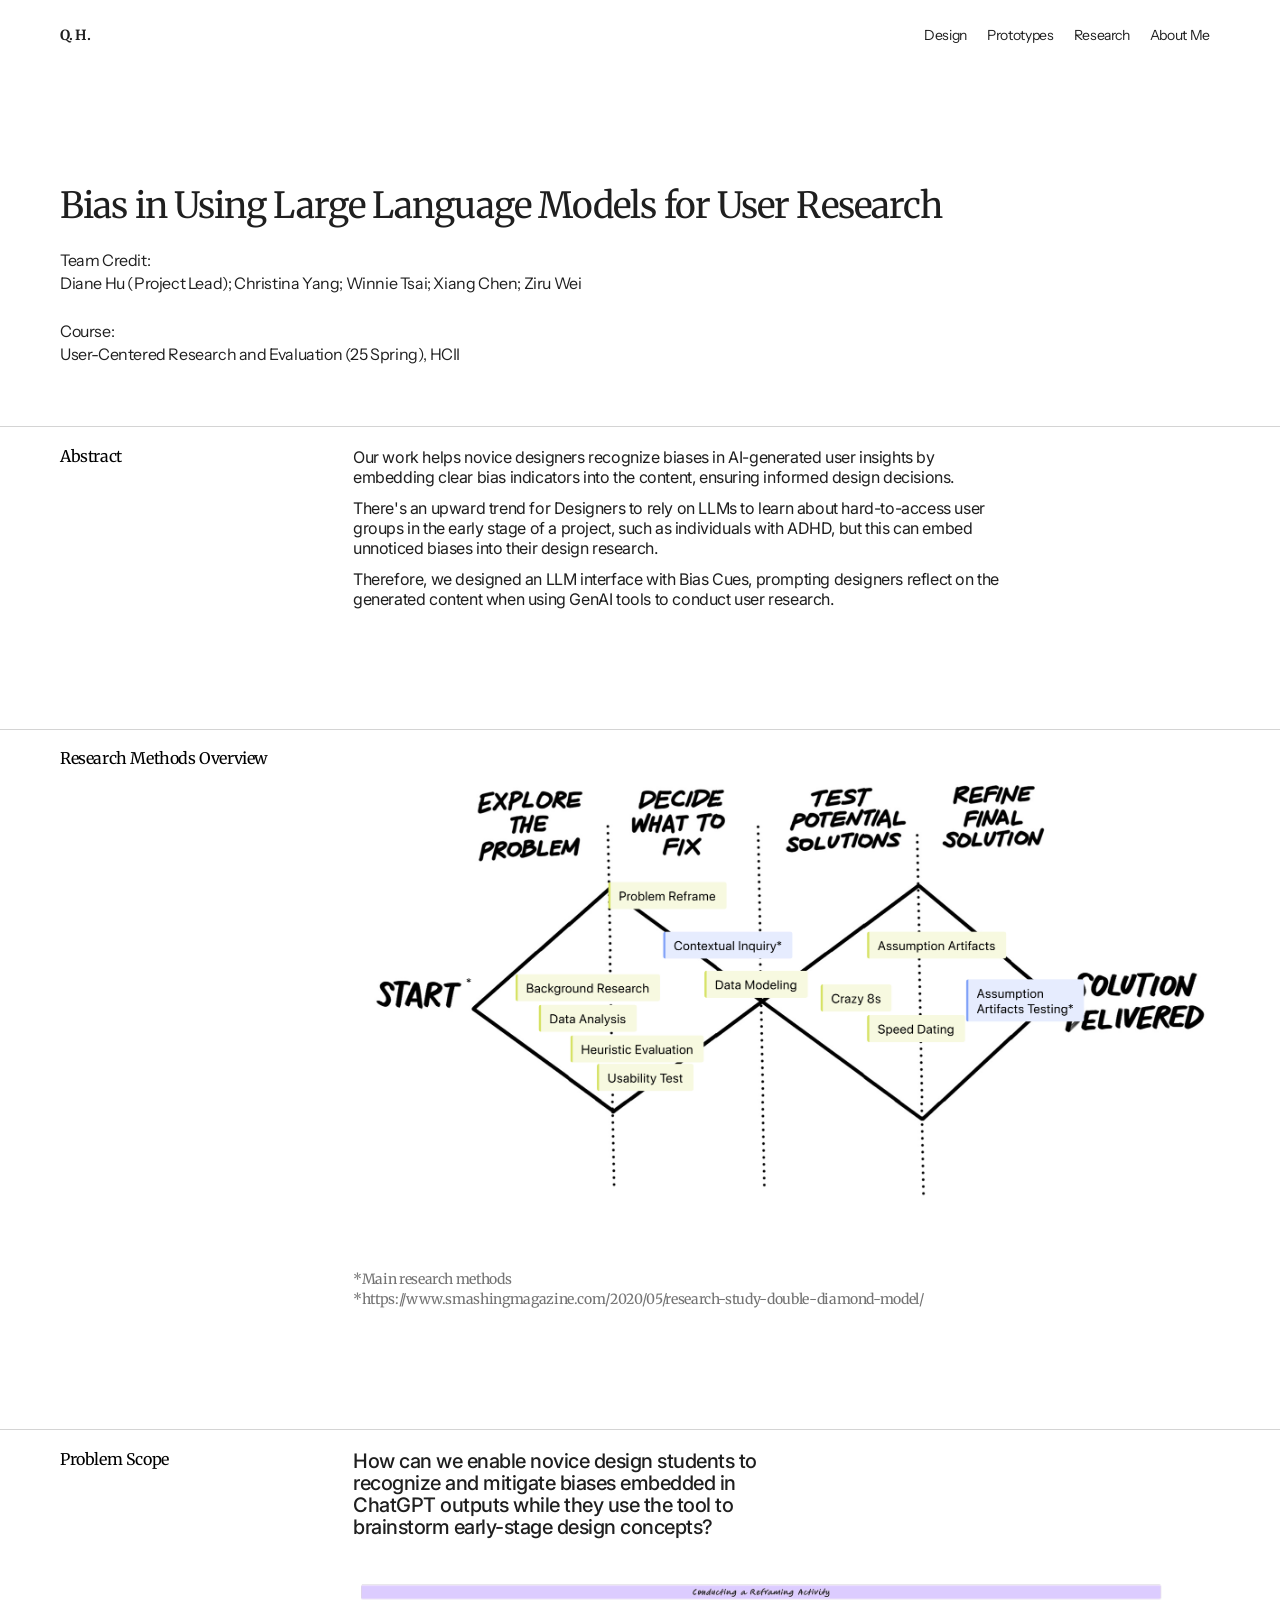
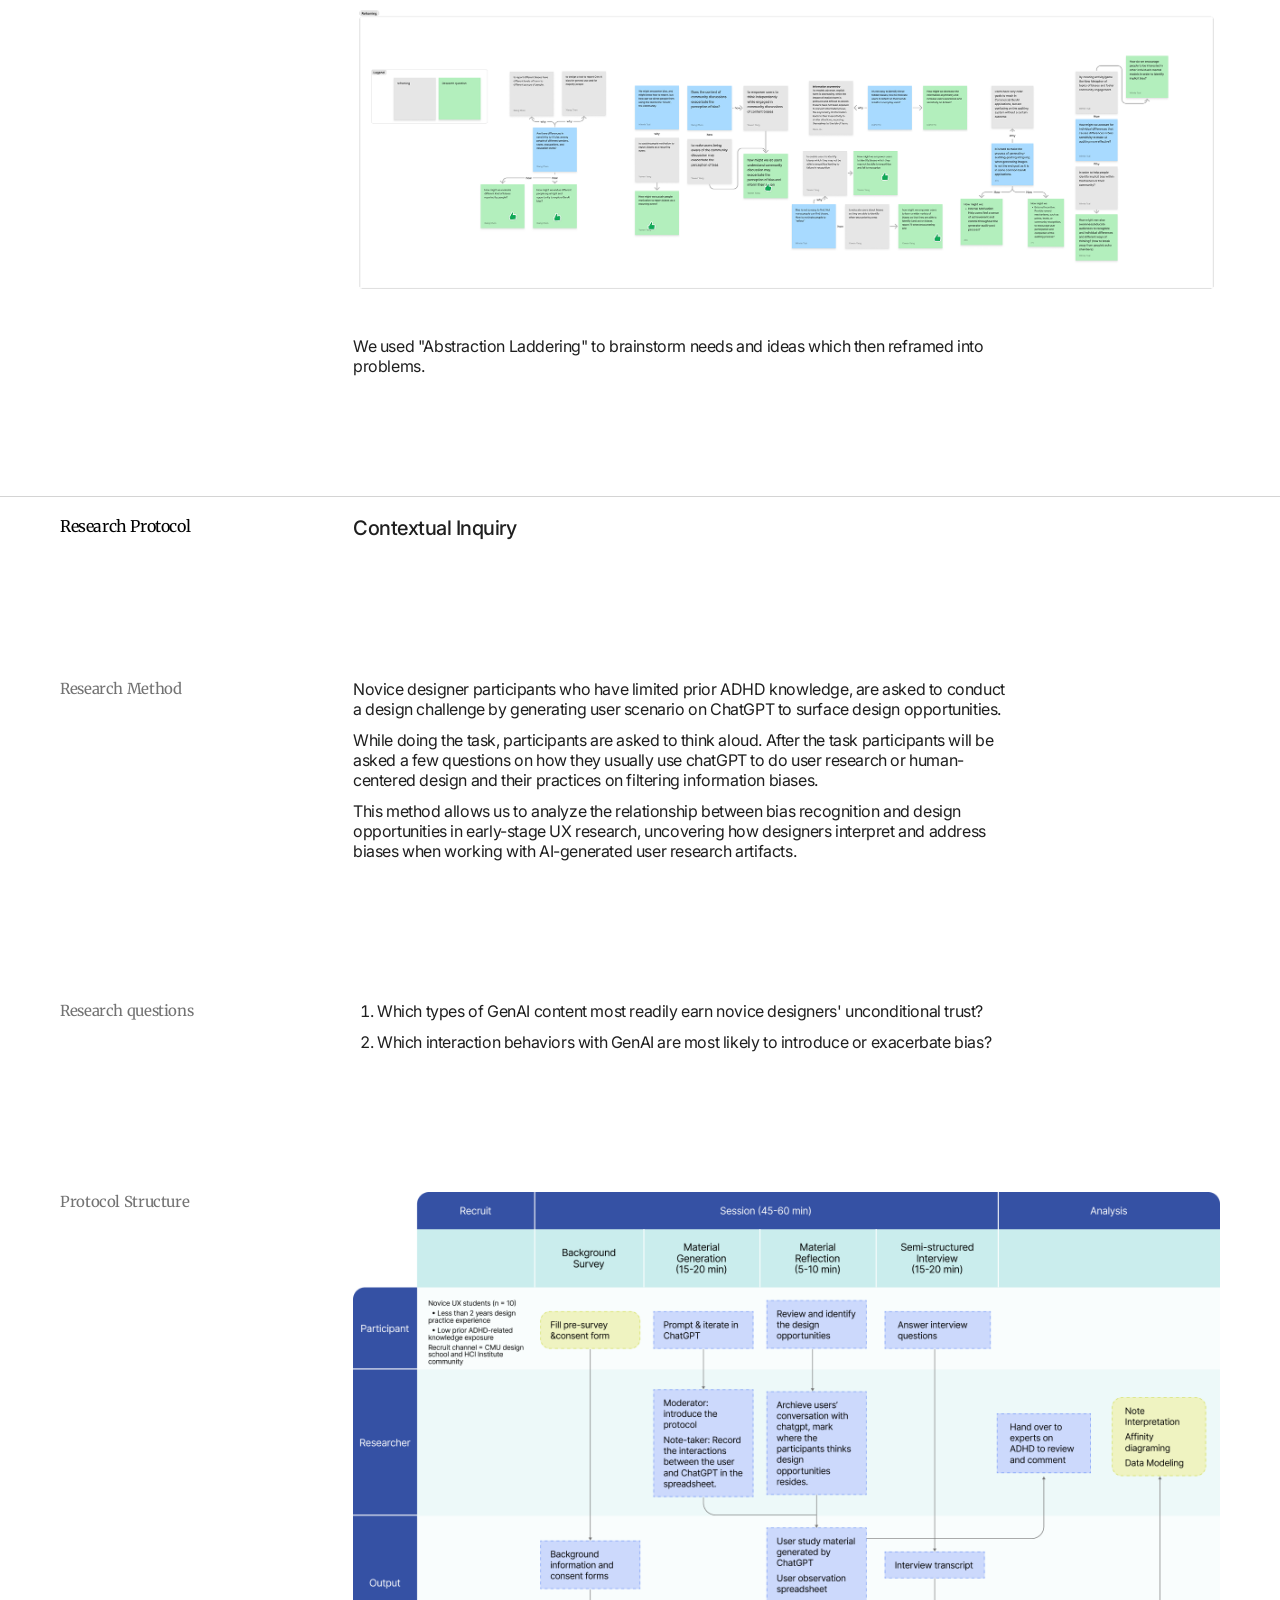
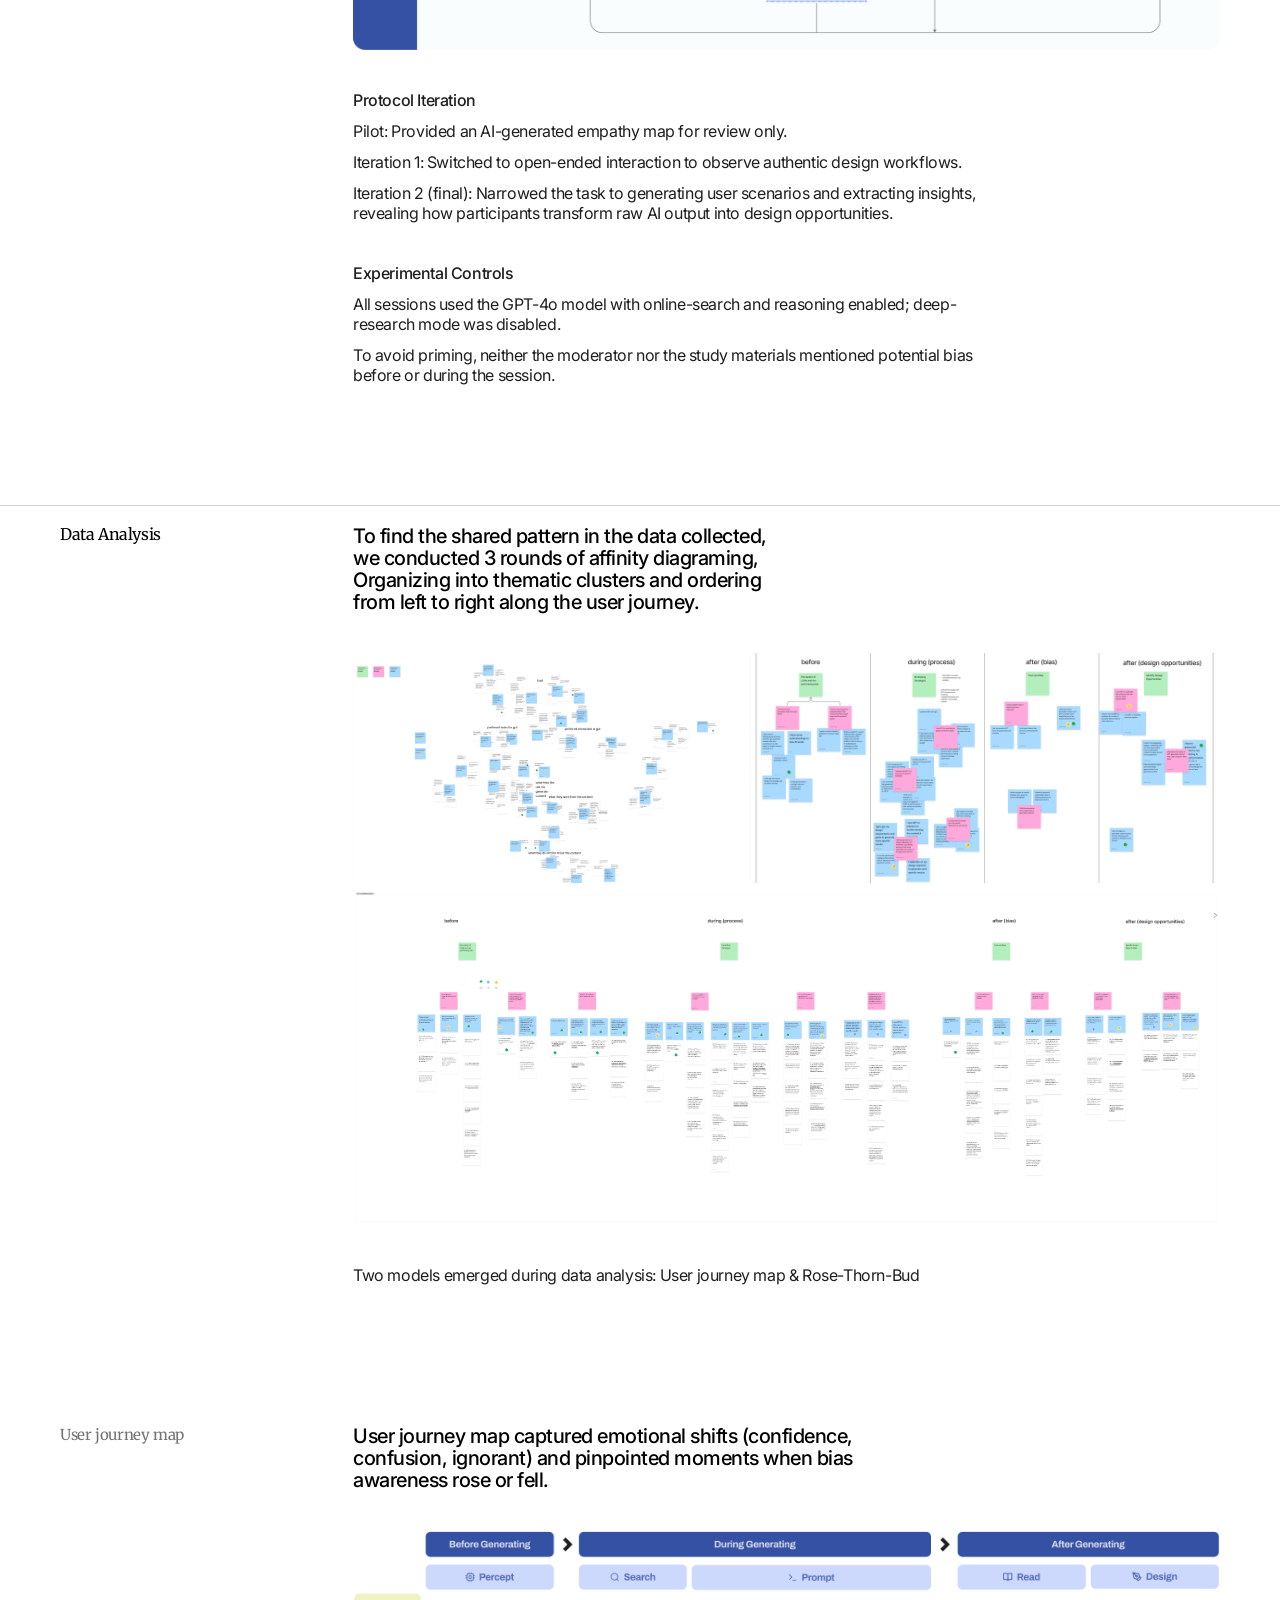
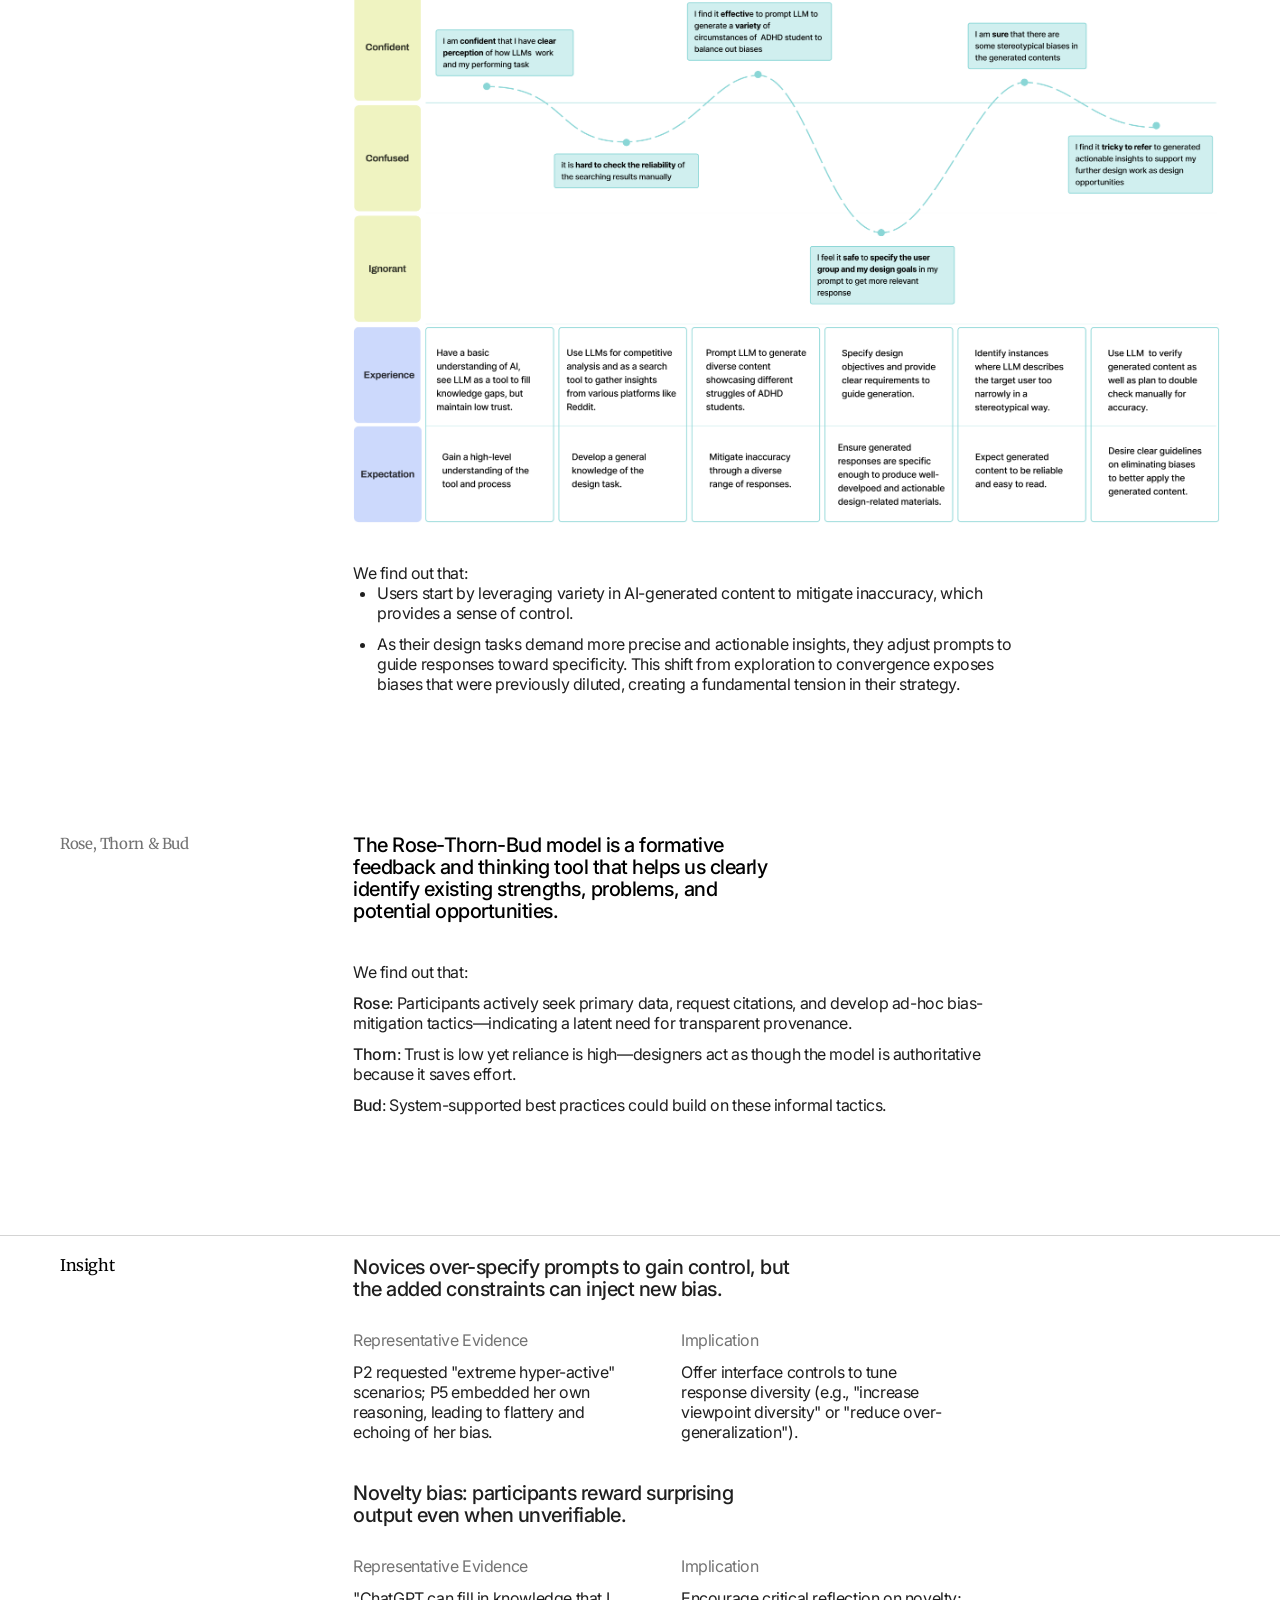
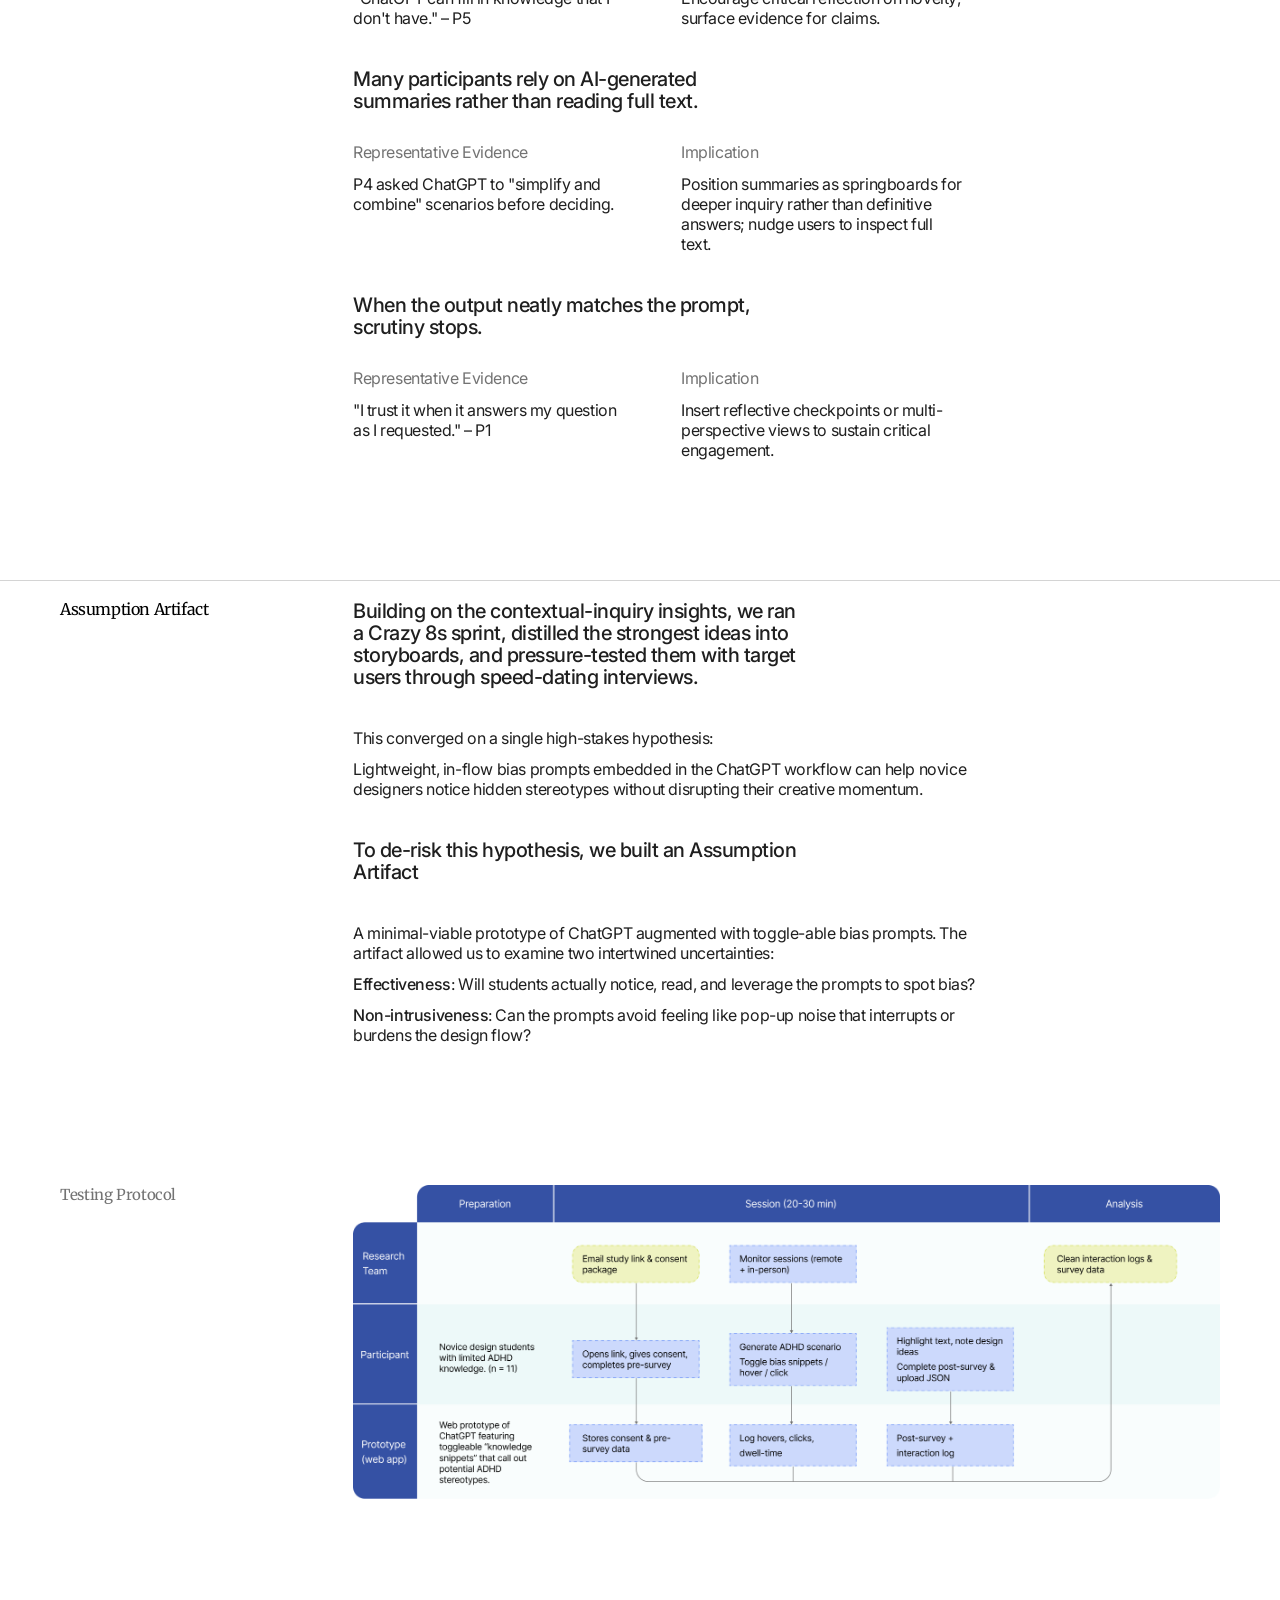
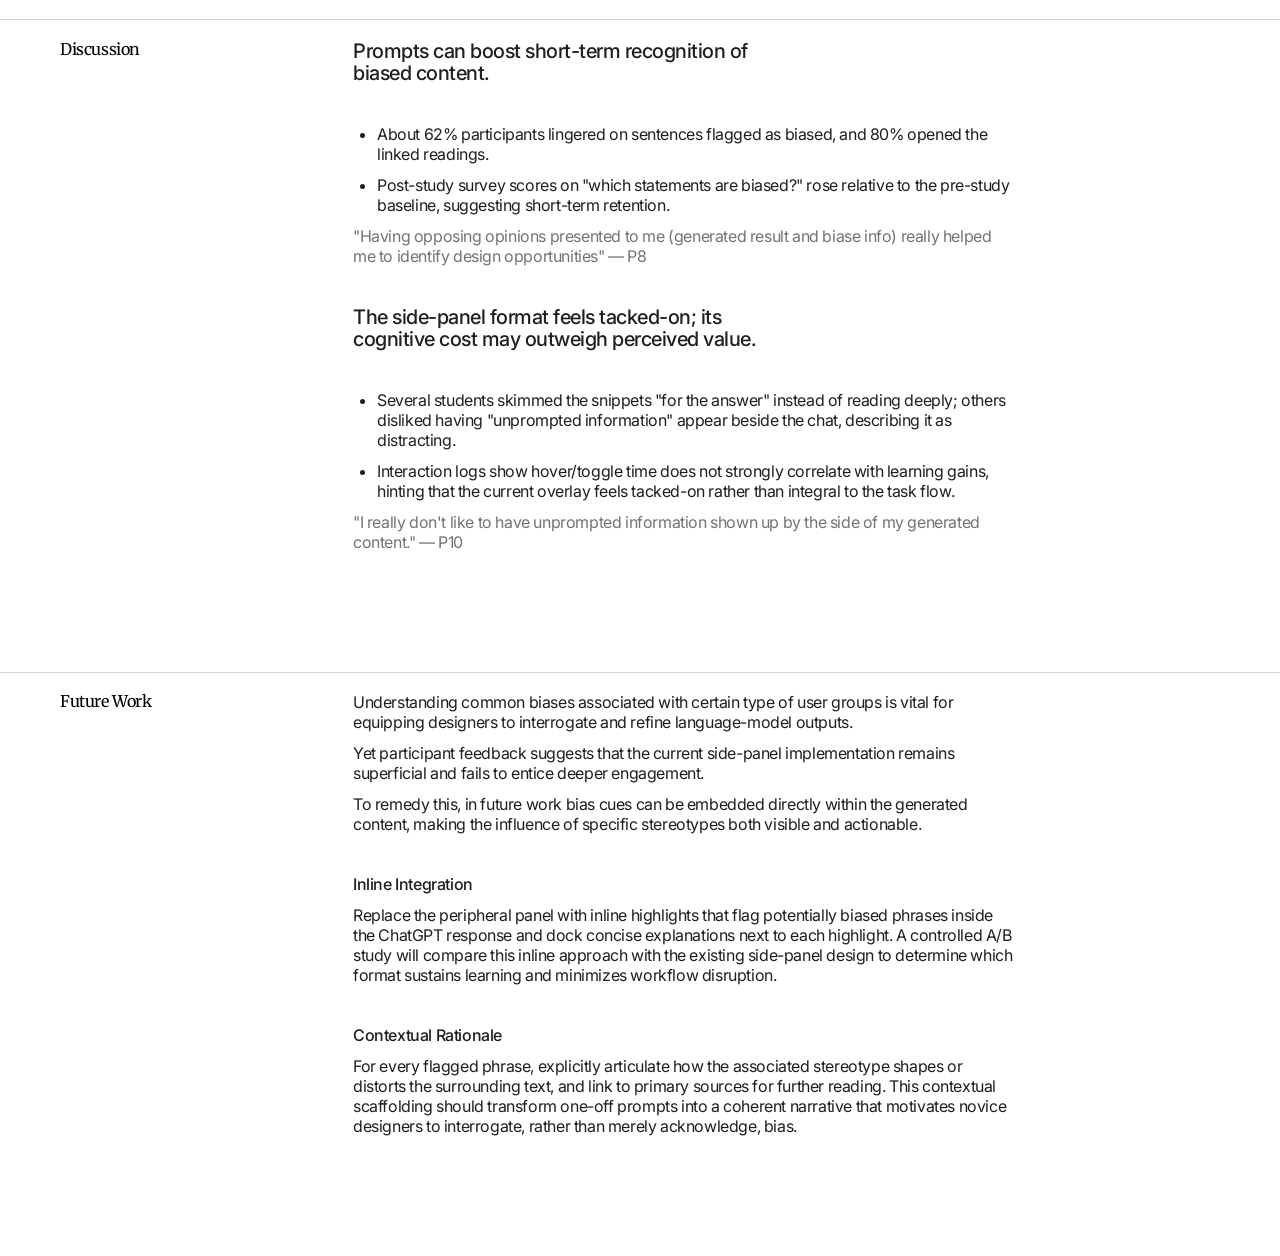
<file: ucre/index.html>
<!DOCTYPE html>
<html lang="en">
<head>
  <meta charset="UTF-8">
  <meta name="viewport" content="width=device-width, initial-scale=1.0">
  <title>Bias in LLMs for User Research — Qing (Diane) Hu</title>
  <link rel="preconnect" href="https://fonts.googleapis.com">
  <link rel="preconnect" href="https://fonts.gstatic.com" crossorigin>
  <link href="https://fonts.googleapis.com/css2?family=Inter:wght@400;500&family=Instrument+Sans:ital,wght@0,400;0,500;0,600;0,700;1,400&family=Merriweather:ital,wght@0,400;0,700;1,400&display=swap" rel="stylesheet">
  <style>
    *, *::before, *::after { margin: 0; padding: 0; box-sizing: border-box; }

    body {
      font-family: 'Inter', sans-serif;
      background: #fff;
      color: #1f1f1f;
      -webkit-font-smoothing: antialiased;
    }

    a { color: inherit; text-decoration: none; }

    /* Header */
    header {
      display: flex;
      align-items: center;
      justify-content: space-between;
      padding: 20px 60px;
    }

    .logo {
      font-family: 'Merriweather', serif;
      font-weight: 700;
      font-size: 14px;
      letter-spacing: -0.35px;
      color: #1f1f1f;
      padding: 6px 0;
    }

    nav {
      display: flex;
      align-items: center;
    }

    nav a {
      font-family: 'Instrument Sans', sans-serif;
      font-weight: 400;
      font-size: 14px;
      letter-spacing: -0.35px;
      color: #1f1f1f;
      padding: 6px 10px;
      line-height: 16px;
    }

    /* Hero section */
    .hero {
      padding: 118px 60px 60px;
      max-width: 1200px;
    }

    .hero-text {
      display: flex;
      flex-direction: column;
      gap: 25px;
      width: 889px;
    }

    .hero-title {
      font-family: 'Merriweather', serif;
      font-weight: 400;
      font-size: 36px;
      letter-spacing: -0.9px;
      color: #1f1f1f;
      line-height: 1;
    }

    .hero-meta {
      font-family: 'Instrument Sans', sans-serif;
      font-weight: 400;
      font-size: 16px;
      letter-spacing: -0.4px;
      color: #1f1f1f;
      line-height: 23px;
    }

    /* Divider */
    .divider {
      width: 100%;
      height: 0.5px;
      background: #d4d4d4;
      flex-shrink: 0;
    }

    /* Content rows */
    .row {
      display: flex;
      gap: 12px;
      align-items: flex-start;
      padding: 20px 60px 120px;
      width: 100%;
    }

    .row-label {
      width: 281px;
      flex-shrink: 0;
      font-family: 'Merriweather', serif;
      font-weight: 400;
      font-size: 16px;
      letter-spacing: -0.4px;
      color: #000;
      line-height: 17px;
      font-style: normal;
      padding-top: 1px;
    }

    .row-label.sub {
      font-size: 15px;
      letter-spacing: -0.375px;
      color: #737373;
    }

    .row-content {
      flex: 1;
      min-width: 0;
    }

    /* Typography */
    .body-text {
      font-family: 'Inter', sans-serif;
      font-weight: 400;
      font-size: 16px;
      letter-spacing: -0.4px;
      color: #1f1f1f;
      line-height: 20px;
      max-width: 660px;
    }

    .body-text p + p {
      margin-top: 11px;
    }

    .body-display {
      font-family: 'Inter', sans-serif;
      font-weight: 500;
      font-size: 20px;
      letter-spacing: -0.5px;
      color: #000;
      line-height: 22px;
      width: 443px;
    }

    .body-display.dark {
      color: #1f1f1f;
    }

    /* Images */
    .img-wrap {
      position: relative;
      width: 100%;
    }

    .img-wrap img {
      display: block;
      width: 100%;
      height: auto;
      object-fit: cover;
    }

    .img-caption {
      font-family: 'Merriweather', serif;
      font-weight: 400;
      font-size: 14px;
      letter-spacing: -0.35px;
      color: #737373;
      line-height: 1.4;
      margin-top: 13px;
    }

    /* Affinity grid */
    .affinity-grid {
      display: flex;
      flex-direction: column;
      gap: 9px;
      width: 100%;
    }

    .affinity-grid-top {
      display: flex;
      gap: 7px;
      width: 100%;
    }

    .affinity-grid .img-a {
      flex: 350 1 0;
      height: 230px;
      position: relative;
      overflow: hidden;
    }

    .affinity-grid .img-b {
      flex: 430 1 0;
      height: 230px;
      position: relative;
      overflow: hidden;
    }

    .affinity-grid .img-c {
      width: 100%;
      aspect-ratio: 4096 / 1574;
      position: relative;
      overflow: hidden;
    }

    .affinity-grid img {
      position: absolute;
      inset: 0;
      width: 100%;
      height: 100%;
      object-fit: cover;
    }

    /* Insight blocks */
    .insight-block {
      display: flex;
      flex-direction: column;
      gap: 30px;
      width: 100%;
    }


    .insight-cols {
      display: flex;
      gap: 47px;
      align-items: flex-start;
    }

    .insight-col {
      display: flex;
      flex-direction: column;
      gap: 12px;
      width: 281px;
      flex-shrink: 0;
    }

    .insight-col-label {
      font-family: 'Inter', sans-serif;
      font-weight: 400;
      font-size: 16px;
      letter-spacing: -0.4px;
      color: #737373;
      line-height: 20px;
    }

    .insight-col-text {
      font-family: 'Inter', sans-serif;
      font-weight: 400;
      font-size: 16px;
      letter-spacing: -0.4px;
      color: #1f1f1f;
      line-height: 20px;
    }

    /* Lists */
    ol, ul {
      padding-left: 24px;
    }

    ol li + li,
    ul li + li {
      margin-top: 11px;
    }

    li span {
      line-height: 20px;
    }

    /* Content gap */
    .content-gap {
      display: flex;
      flex-direction: column;
      gap: 40px;
    }

    /* Quote */
    .quote {
      color: #737373;
      line-height: 20px;
    }

    /* Bold inline */
    strong {
      font-weight: 500;
    }

    /* Section content text block constraints */
    .text-block {
      max-width: 660px;
    }

  </style>
</head>
<body>

  <header>
    <a href="/" class="logo">Q. H.</a>
    <nav>
      <a href="/#design">Design</a>
      <a href="/#prototypes">Prototypes</a>
      <a href="/#research">Research</a>
      <a href="/#about">About Me</a>
    </nav>
  </header>

  <section class="hero">
    <div class="hero-text">
      <h1 class="hero-title">Bias in Using Large Language Models for User Research</h1>
      <p class="hero-meta">Team Credit: <br>Diane Hu (Project Lead); Christina Yang; Winnie Tsai; Xiang Chen; Ziru Wei</p>
      <p class="hero-meta">Course: <br>User-Centered Research and Evaluation (25 Spring), HCII</p>
    </div>
  </section>

  <div class="divider"></div>

  <!-- Abstract -->
  <div class="row">
    <div class="row-label">Abstract</div>
    <div class="row-content">
      <div class="body-text">
        <p>Our work helps novice designers recognize biases in AI-generated user insights by embedding clear bias indicators into the content, ensuring informed design decisions.</p>
        <p>There's an upward trend for Designers to rely on LLMs to learn about hard-to-access user groups in the early stage of a project, such as individuals with ADHD, but this can embed unnoticed biases into their design research.</p>
        <p>Therefore, we designed an LLM interface with Bias Cues, prompting designers reflect on the generated content when using GenAI tools to conduct user research.</p>
      </div>
    </div>
  </div>

  <div class="divider"></div>

  <!-- Research Methods Overview -->
  <div class="row">
    <div class="row-label">Research Methods Overview</div>
    <div class="row-content content-gap">
      <div class="img-wrap">
        <img src="images/1.png" alt="Research methods overview diagram">
      </div>
      <div class="img-caption">
        <p>*Main research methods</p>
        <p>*https://www.smashingmagazine.com/2020/05/research-study-double-diamond-model/</p>
      </div>
    </div>
  </div>

  <div class="divider"></div>

  <!-- Problem Scope -->
  <div class="row">
    <div class="row-label">Problem Scope</div>
    <div class="row-content content-gap">
      <p class="body-display dark">How can we enable novice design students to recognize and mitigate biases embedded in ChatGPT outputs while they use the tool to brainstorm early-stage design concepts?</p>
      <div class="img-wrap">
        <img src="images/2.png" alt="Abstraction laddering diagram for problem scope">
      </div>
      <p class="body-text text-block">We used "Abstraction Laddering" to brainstorm needs and ideas which then reframed into problems.</p>
    </div>
  </div>

  <div class="divider"></div>

  <!-- Research Protocol: heading -->
  <div class="row">
    <div class="row-label">Research Protocol</div>
    <div class="row-content">
      <p class="body-display dark" style="color: #1f1f1f;">Contextual Inquiry</p>
    </div>
  </div>

  <!-- Research Method -->
  <div class="row">
    <div class="row-label sub">Research Method</div>
    <div class="row-content">
      <div class="body-text text-block">
        <p>Novice designer participants who have limited prior ADHD knowledge, are asked to conduct a design challenge by generating user scenario on ChatGPT to surface design opportunities.</p>
        <p>While doing the task, participants are asked to think aloud. After the task participants will be asked a few questions on how they usually use chatGPT to do user research or human-centered design and their practices on filtering information biases.</p>
        <p>This method allows us to analyze the relationship between bias recognition and design opportunities in early-stage UX research, uncovering how designers interpret and address biases when working with AI-generated user research artifacts.</p>
      </div>
    </div>
  </div>

  <!-- Research Questions -->
  <div class="row">
    <div class="row-label sub">Research questions</div>
    <div class="row-content">
      <div class="body-text text-block">
        <ol>
          <li><span>Which types of GenAI content most readily earn novice designers' unconditional trust?</span></li>
          <li><span>Which interaction behaviors with GenAI are most likely to introduce or exacerbate bias?</span></li>
        </ol>
      </div>
    </div>
  </div>

  <!-- Protocol Structure -->
  <div class="row">
    <div class="row-label sub">Protocol Structure</div>
    <div class="row-content content-gap">
      <div class="img-wrap">
        <img src="images/3.png" alt="Protocol structure diagram">
      </div>
      <div class="body-text text-block">
        <p><strong>Protocol Iteration</strong></p>
        <p>Pilot: Provided an AI-generated empathy map for review only.</p>
        <p>Iteration 1: Switched to open-ended interaction to observe authentic design workflows.</p>
        <p>Iteration 2 (final): Narrowed the task to generating user scenarios and extracting insights, revealing how participants transform raw AI output into design opportunities.</p>
      </div>
      <div class="body-text text-block">
        <p><strong>Experimental Controls</strong></p>
        <p>All sessions used the GPT-4o model with online-search and reasoning enabled; deep-research mode was disabled.</p>
        <p>To avoid priming, neither the moderator nor the study materials mentioned potential bias before or during the session.</p>
      </div>
    </div>
  </div>

  <div class="divider"></div>

  <!-- Data Analysis -->
  <div class="row">
    <div class="row-label">Data Analysis</div>
    <div class="row-content content-gap">
      <p class="body-display">To find the shared pattern in the data collected, we conducted 3 rounds of affinity diagraming, Organizing into thematic clusters and ordering from left to right along the user journey.</p>
      <div class="affinity-grid">
        <div class="affinity-grid-top">
          <div class="img-a"><img src="images/image169.png" alt="Affinity diagram session 1"></div>
          <div class="img-b"><img src="images/image170.png" alt="Affinity diagram session 2"></div>
        </div>
        <div class="img-c"><img src="images/image171.png" alt="Affinity diagram full view"></div>
      </div>
      <p class="body-text text-block">Two models emerged during data analysis: User journey map &amp; Rose-Thorn-Bud</p>
    </div>
  </div>

  <!-- User Journey Map -->
  <div class="row">
    <div class="row-label sub">User journey map</div>
    <div class="row-content content-gap">
      <p class="body-display" style="width: 530px;">User journey map captured emotional shifts (confidence, confusion, ignorant) and pinpointed moments when bias awareness rose or fell.</p>
      <div class="img-wrap">
        <img src="images/4.png" alt="User journey map">
      </div>
      <div class="body-text text-block">
        <p>We find out that:</p>
        <ul>
          <li><span>Users start by leveraging variety in AI-generated content to mitigate inaccuracy, which provides a sense of control.</span></li>
          <li><span>As their design tasks demand more precise and actionable insights, they adjust prompts to guide responses toward specificity. This shift from exploration to convergence exposes biases that were previously diluted, creating a fundamental tension in their strategy.</span></li>
        </ul>
      </div>
    </div>
  </div>

  <!-- Rose, Thorn & Bud -->
  <div class="row">
    <div class="row-label sub">Rose, Thorn &amp; Bud</div>
    <div class="row-content content-gap">
      <p class="body-display">The Rose-Thorn-Bud model is a formative feedback and thinking tool that helps us clearly identify existing strengths, problems, and potential opportunities.</p>
      <div class="body-text text-block">
        <p>We find out that:</p>
        <p><strong>Rose</strong>: Participants actively seek primary data, request citations, and develop ad-hoc bias-mitigation tactics—indicating a latent need for transparent provenance.</p>
        <p><strong>Thorn</strong>: Trust is low yet reliance is high—designers act as though the model is authoritative because it saves effort.</p>
        <p><strong>Bud</strong>: System-supported best practices could build on these informal tactics.</p>
      </div>
    </div>
  </div>

  <div class="divider"></div>

  <!-- Insight -->
  <div class="row">
    <div class="row-label">Insight</div>
    <div class="row-content content-gap">

      <div class="insight-block">
        <p class="body-display dark">Novices over-specify prompts to gain control, but the added constraints can inject new bias.</p>
        <div class="insight-cols">
          <div class="insight-col">
            <p class="insight-col-label">Representative Evidence</p>
            <p class="insight-col-text">P2 requested "extreme hyper-active" scenarios; P5 embedded her own reasoning, leading to flattery and echoing of her bias.</p>
          </div>
          <div class="insight-col">
            <p class="insight-col-label">Implication</p>
            <p class="insight-col-text">Offer interface controls to tune response diversity (e.g., "increase viewpoint diversity" or "reduce over-generalization").</p>
          </div>
        </div>
      </div>

      <div class="insight-block">
        <p class="body-display dark">Novelty bias: participants reward surprising output even when unverifiable.</p>
        <div class="insight-cols">
          <div class="insight-col">
            <p class="insight-col-label">Representative Evidence</p>
            <p class="insight-col-text">"ChatGPT can fill in knowledge that I don't have." – P5</p>
          </div>
          <div class="insight-col">
            <p class="insight-col-label">Implication</p>
            <p class="insight-col-text">Encourage critical reflection on novelty; surface evidence for claims.</p>
          </div>
        </div>
      </div>

      <div class="insight-block">
        <p class="body-display dark">Many participants rely on AI-generated summaries rather than reading full text.</p>
        <div class="insight-cols">
          <div class="insight-col">
            <p class="insight-col-label">Representative Evidence</p>
            <p class="insight-col-text">P4 asked ChatGPT to "simplify and combine" scenarios before deciding.</p>
          </div>
          <div class="insight-col">
            <p class="insight-col-label">Implication</p>
            <p class="insight-col-text">Position summaries as springboards for deeper inquiry rather than definitive answers; nudge users to inspect full text.</p>
          </div>
        </div>
      </div>

      <div class="insight-block">
        <p class="body-display dark">When the output neatly matches the prompt, scrutiny stops.</p>
        <div class="insight-cols">
          <div class="insight-col">
            <p class="insight-col-label">Representative Evidence</p>
            <p class="insight-col-text">"I trust it when it answers my question as I requested." – P1</p>
          </div>
          <div class="insight-col">
            <p class="insight-col-label">Implication</p>
            <p class="insight-col-text">Insert reflective checkpoints or multi-perspective views to sustain critical engagement.</p>
          </div>
        </div>
      </div>

    </div>
  </div>

  <div class="divider"></div>

  <!-- Assumption Artifact -->
  <div class="row">
    <div class="row-label">Assumption Artifact</div>
    <div class="row-content content-gap">
      <p class="body-display dark">Building on the contextual-inquiry insights, we ran a Crazy 8s sprint, distilled the strongest ideas into storyboards, and pressure-tested them with target users through speed-dating interviews.</p>
      <div class="body-text text-block">
        <p>This converged on a single high-stakes hypothesis:</p>
        <p>Lightweight, in-flow bias prompts embedded in the ChatGPT workflow can help novice designers notice hidden stereotypes without disrupting their creative momentum.</p>
      </div>
      <p class="body-display dark">To de-risk this hypothesis, we built an Assumption Artifact</p>
      <div class="body-text text-block">
        <p>A minimal-viable prototype of ChatGPT augmented with toggle-able bias prompts. The artifact allowed us to examine two intertwined uncertainties:</p>
        <p><strong>Effectiveness</strong>: Will students actually notice, read, and leverage the prompts to spot bias?</p>
        <p><strong>Non-intrusiveness</strong>: Can the prompts avoid feeling like pop-up noise that interrupts or burdens the design flow?</p>
      </div>
    </div>
  </div>

  <!-- Testing Protocol -->
  <div class="row">
    <div class="row-label sub">Testing Protocol</div>
    <div class="row-content">
      <div class="img-wrap">
        <img src="images/5.png" alt="Testing protocol diagram">
      </div>
    </div>
  </div>

  <div class="divider"></div>

  <!-- Discussion -->
  <div class="row">
    <div class="row-label">Discussion</div>
    <div class="row-content content-gap">
      <p class="body-display dark">Prompts can boost short-term recognition of biased content.</p>
      <div class="body-text text-block">
        <ul>
          <li><span>About 62% participants lingered on sentences flagged as biased, and 80% opened the linked readings.</span></li>
          <li><span>Post-study survey scores on "which statements are biased?" rose relative to the pre-study baseline, suggesting short-term retention.</span></li>
        </ul>
        <p class="quote" style="margin-top: 11px;">"Having opposing opinions presented to me (generated result and biase info) really helped me to identify design opportunities" — P8</p>
      </div>
      <p class="body-display dark">The side-panel format feels tacked-on; its cognitive cost may outweigh perceived value.</p>
      <div class="body-text text-block">
        <ul>
          <li><span>Several students skimmed the snippets "for the answer" instead of reading deeply; others disliked having "unprompted information" appear beside the chat, describing it as distracting.</span></li>
          <li><span>Interaction logs show hover/toggle time does not strongly correlate with learning gains, hinting that the current overlay feels tacked-on rather than integral to the task flow.</span></li>
        </ul>
        <p class="quote" style="margin-top: 11px;">"I really don't like to have unprompted information shown up by the side of my generated content." — P10</p>
      </div>
    </div>
  </div>

  <div class="divider"></div>

  <!-- Future Work -->
  <div class="row">
    <div class="row-label">Future Work</div>
    <div class="row-content content-gap">
      <div class="body-text text-block">
        <p>Understanding common biases associated with certain type of user groups is vital for equipping designers to interrogate and refine language-model outputs.</p>
        <p>Yet participant feedback suggests that the current side-panel implementation remains superficial and fails to entice deeper engagement.</p>
        <p>To remedy this, in future work bias cues can be embedded directly within the generated content, making the influence of specific stereotypes both visible and actionable.</p>
      </div>
      <div class="body-text text-block">
        <p><strong>Inline Integration</strong></p>
        <p>Replace the peripheral panel with inline highlights that flag potentially biased phrases inside the ChatGPT response and dock concise explanations next to each highlight. A controlled A/B study will compare this inline approach with the existing side-panel design to determine which format sustains learning and minimizes workflow disruption.</p>
      </div>
      <div class="body-text text-block">
        <p><strong>Contextual Rationale</strong></p>
        <p>For every flagged phrase, explicitly articulate how the associated stereotype shapes or distorts the surrounding text, and link to primary sources for further reading. This contextual scaffolding should transform one-off prompts into a coherent narrative that motivates novice designers to interrogate, rather than merely acknowledge, bias.</p>
      </div>
    </div>
  </div>

</body>
</html>
</file>
